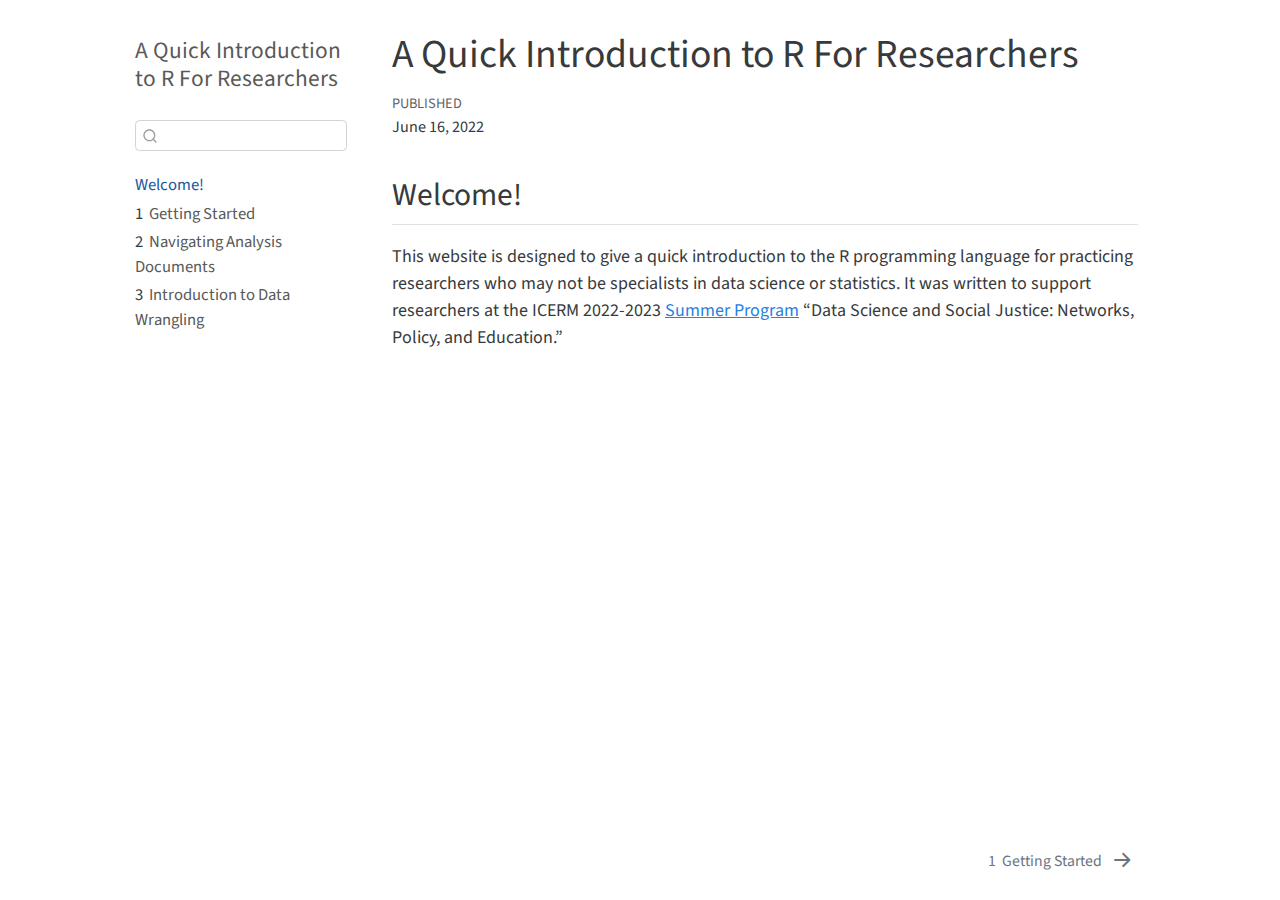
<file: docs/index.html>
<!DOCTYPE html>
<html xmlns="http://www.w3.org/1999/xhtml" lang="en" xml:lang="en"><head>

<meta charset="utf-8">
<meta name="generator" content="quarto-0.9.583">

<meta name="viewport" content="width=device-width, initial-scale=1.0, user-scalable=yes">

<meta name="dcterms.date" content="2022-06-16">

<title>A Quick Introduction to R For Researchers</title>
<style>
code{white-space: pre-wrap;}
span.smallcaps{font-variant: small-caps;}
span.underline{text-decoration: underline;}
div.column{display: inline-block; vertical-align: top; width: 50%;}
div.hanging-indent{margin-left: 1.5em; text-indent: -1.5em;}
ul.task-list{list-style: none;}
</style>


<script src="site_libs/quarto-nav/quarto-nav.js"></script>
<script src="site_libs/quarto-nav/headroom.min.js"></script>
<script src="site_libs/clipboard/clipboard.min.js"></script>
<script src="site_libs/quarto-search/autocomplete.umd.js"></script>
<script src="site_libs/quarto-search/fuse.min.js"></script>
<script src="site_libs/quarto-search/quarto-search.js"></script>
<meta name="quarto:offset" content="./">
<link href="./1_installation.html" rel="next">
<script src="site_libs/quarto-html/quarto.js"></script>
<script src="site_libs/quarto-html/popper.min.js"></script>
<script src="site_libs/quarto-html/tippy.umd.min.js"></script>
<script src="site_libs/quarto-html/anchor.min.js"></script>
<link href="site_libs/quarto-html/tippy.css" rel="stylesheet">
<link href="site_libs/quarto-html/quarto-syntax-highlighting.css" rel="stylesheet" id="quarto-text-highlighting-styles">
<script src="site_libs/bootstrap/bootstrap.min.js"></script>
<link href="site_libs/bootstrap/bootstrap-icons.css" rel="stylesheet">
<link href="site_libs/bootstrap/bootstrap.min.css" rel="stylesheet">
<script id="quarto-search-options" type="application/json">{
  "location": "sidebar",
  "copy-button": false,
  "collapse-after": 3,
  "panel-placement": "start",
  "type": "textbox",
  "limit": 20,
  "language": {
    "search-no-results-text": "No results",
    "search-matching-documents-text": "matching documents",
    "search-copy-link-title": "Copy link to search",
    "search-hide-matches-text": "Hide additional matches",
    "search-more-match-text": "more match in this document",
    "search-more-matches-text": "more matches in this document",
    "search-clear-button-title": "Clear",
    "search-detached-cancel-button-title": "Cancel",
    "search-submit-button-title": "Submit"
  }
}</script>


</head>

<body class="nav-sidebar floating fullcontent">

<div id="quarto-search-results"></div>
  <header id="quarto-header" class="headroom fixed-top">
  <nav class="quarto-secondary-nav" data-bs-toggle="collapse" data-bs-target="#quarto-sidebar" aria-controls="quarto-sidebar" aria-expanded="false" aria-label="Toggle sidebar navigation" onclick="if (window.quartoToggleHeadroom) { window.quartoToggleHeadroom(); }">
    <div class="container-fluid d-flex justify-content-between">
      <h1 class="quarto-secondary-nav-title">A Quick Introduction to R For Researchers</h1>
      <button type="button" class="quarto-btn-toggle btn" aria-label="Show secondary navigation">
        <i class="bi bi-chevron-right"></i>
      </button>
    </div>
  </nav>
</header>
<!-- content -->
<div id="quarto-content" class="quarto-container page-columns page-rows-contents page-layout-article">
<!-- sidebar -->
  <nav id="quarto-sidebar" class="sidebar collapse sidebar-navigation floating overflow-auto">
    <div class="pt-lg-2 mt-2 text-left sidebar-header">
    <div class="sidebar-title mb-0 py-0">
      <a href="./">A Quick Introduction to R For Researchers</a> 
    </div>
      </div>
      <div class="mt-2 flex-shrink-0 align-items-center">
        <div class="sidebar-search">
        <div id="quarto-search" class="" title="Search"></div>
        </div>
      </div>
    <div class="sidebar-menu-container"> 
    <ul class="list-unstyled mt-1">
        <li class="sidebar-item">
  <div class="sidebar-item-container"> 
  <a href="./index.html" class="sidebar-item-text sidebar-link active">Welcome!</a>
  </div>
</li>
        <li class="sidebar-item">
  <div class="sidebar-item-container"> 
  <a href="./1_installation.html" class="sidebar-item-text sidebar-link"><span class="chapter-number">1</span>&nbsp; <span class="chapter-title">Getting Started</span></a>
  </div>
</li>
        <li class="sidebar-item">
  <div class="sidebar-item-container"> 
  <a href="./2_navigating.html" class="sidebar-item-text sidebar-link"><span class="chapter-number">2</span>&nbsp; <span class="chapter-title">Navigating Analysis Documents</span></a>
  </div>
</li>
        <li class="sidebar-item">
  <div class="sidebar-item-container"> 
  <a href="./3_wrangling.html" class="sidebar-item-text sidebar-link"><span class="chapter-number">3</span>&nbsp; <span class="chapter-title">Introduction to Data Wrangling</span></a>
  </div>
</li>
    </ul>
    </div>
</nav>
<!-- margin-sidebar -->
    
<!-- main -->
<main class="content" id="quarto-document-content">

<header id="title-block-header" class="quarto-title-block default">
<div class="quarto-title">
<h1 class="title d-none d-lg-block">A Quick Introduction to R For Researchers</h1>
</div>



<div class="quarto-title-meta">

    
    <div>
    <div class="quarto-title-meta-heading">Published</div>
    <div class="quarto-title-meta-contents">
      <p class="date">June 16, 2022</p>
    </div>
  </div>
    
  </div>
  

</header>

<section id="welcome" class="level2 unnumbered unlisted">
<h2 class="unnumbered unlisted anchored" data-anchor-id="welcome">Welcome!</h2>
<p>This website is designed to give a quick introduction to the R programming language for practicing researchers who may not be specialists in data science or statistics. It was written to support researchers at the ICERM 2022-2023 <a href="https://icerm.brown.edu/programs/ep-22-dssj/">Summer Program</a> “Data Science and Social Justice: Networks, Policy, and Education.”</p>


</section>

</main> <!-- /main -->
<script id="quarto-html-after-body" type="application/javascript">
window.document.addEventListener("DOMContentLoaded", function (event) {
  const icon = "";
  const anchorJS = new window.AnchorJS();
  anchorJS.options = {
    placement: 'right',
    icon: icon
  };
  anchorJS.add('.anchored');
  const clipboard = new window.ClipboardJS('.code-copy-button', {
    target: function(trigger) {
      return trigger.previousElementSibling;
    }
  });
  clipboard.on('success', function(e) {
    // button target
    const button = e.trigger;
    // don't keep focus
    button.blur();
    // flash "checked"
    button.classList.add('code-copy-button-checked');
    var currentTitle = button.getAttribute("title");
    button.setAttribute("title", "Copied!");
    setTimeout(function() {
      button.setAttribute("title", currentTitle);
      button.classList.remove('code-copy-button-checked');
    }, 1000);
    // clear code selection
    e.clearSelection();
  });
  function tippyHover(el, contentFn) {
    const config = {
      allowHTML: true,
      content: contentFn,
      maxWidth: 500,
      delay: 100,
      arrow: false,
      appendTo: function(el) {
          return el.parentElement;
      },
      interactive: true,
      interactiveBorder: 10,
      theme: 'quarto',
      placement: 'bottom-start'
    };
    window.tippy(el, config); 
  }
  const noterefs = window.document.querySelectorAll('a[role="doc-noteref"]');
  for (var i=0; i<noterefs.length; i++) {
    const ref = noterefs[i];
    tippyHover(ref, function() {
      let href = ref.getAttribute('href');
      try { href = new URL(href).hash; } catch {}
      const id = href.replace(/^#\/?/, "");
      const note = window.document.getElementById(id);
      return note.innerHTML;
    });
  }
  var bibliorefs = window.document.querySelectorAll('a[role="doc-biblioref"]');
  for (var i=0; i<bibliorefs.length; i++) {
    const ref = bibliorefs[i];
    const cites = ref.parentNode.getAttribute('data-cites').split(' ');
    tippyHover(ref, function() {
      var popup = window.document.createElement('div');
      cites.forEach(function(cite) {
        var citeDiv = window.document.createElement('div');
        citeDiv.classList.add('hanging-indent');
        citeDiv.classList.add('csl-entry');
        var biblioDiv = window.document.getElementById('ref-' + cite);
        if (biblioDiv) {
          citeDiv.innerHTML = biblioDiv.innerHTML;
        }
        popup.appendChild(citeDiv);
      });
      return popup.innerHTML;
    });
  }
});
</script>
<nav class="page-navigation">
  <div class="nav-page nav-page-previous">
  </div>
  <div class="nav-page nav-page-next">
      <a href="./1_installation.html" class="pagination-link">
        <span class="nav-page-text"><span class="chapter-number">1</span>&nbsp; <span class="chapter-title">Getting Started</span></span> <i class="bi bi-arrow-right-short"></i>
      </a>
  </div>
</nav>
</div> <!-- /content -->



</body></html>
</file>
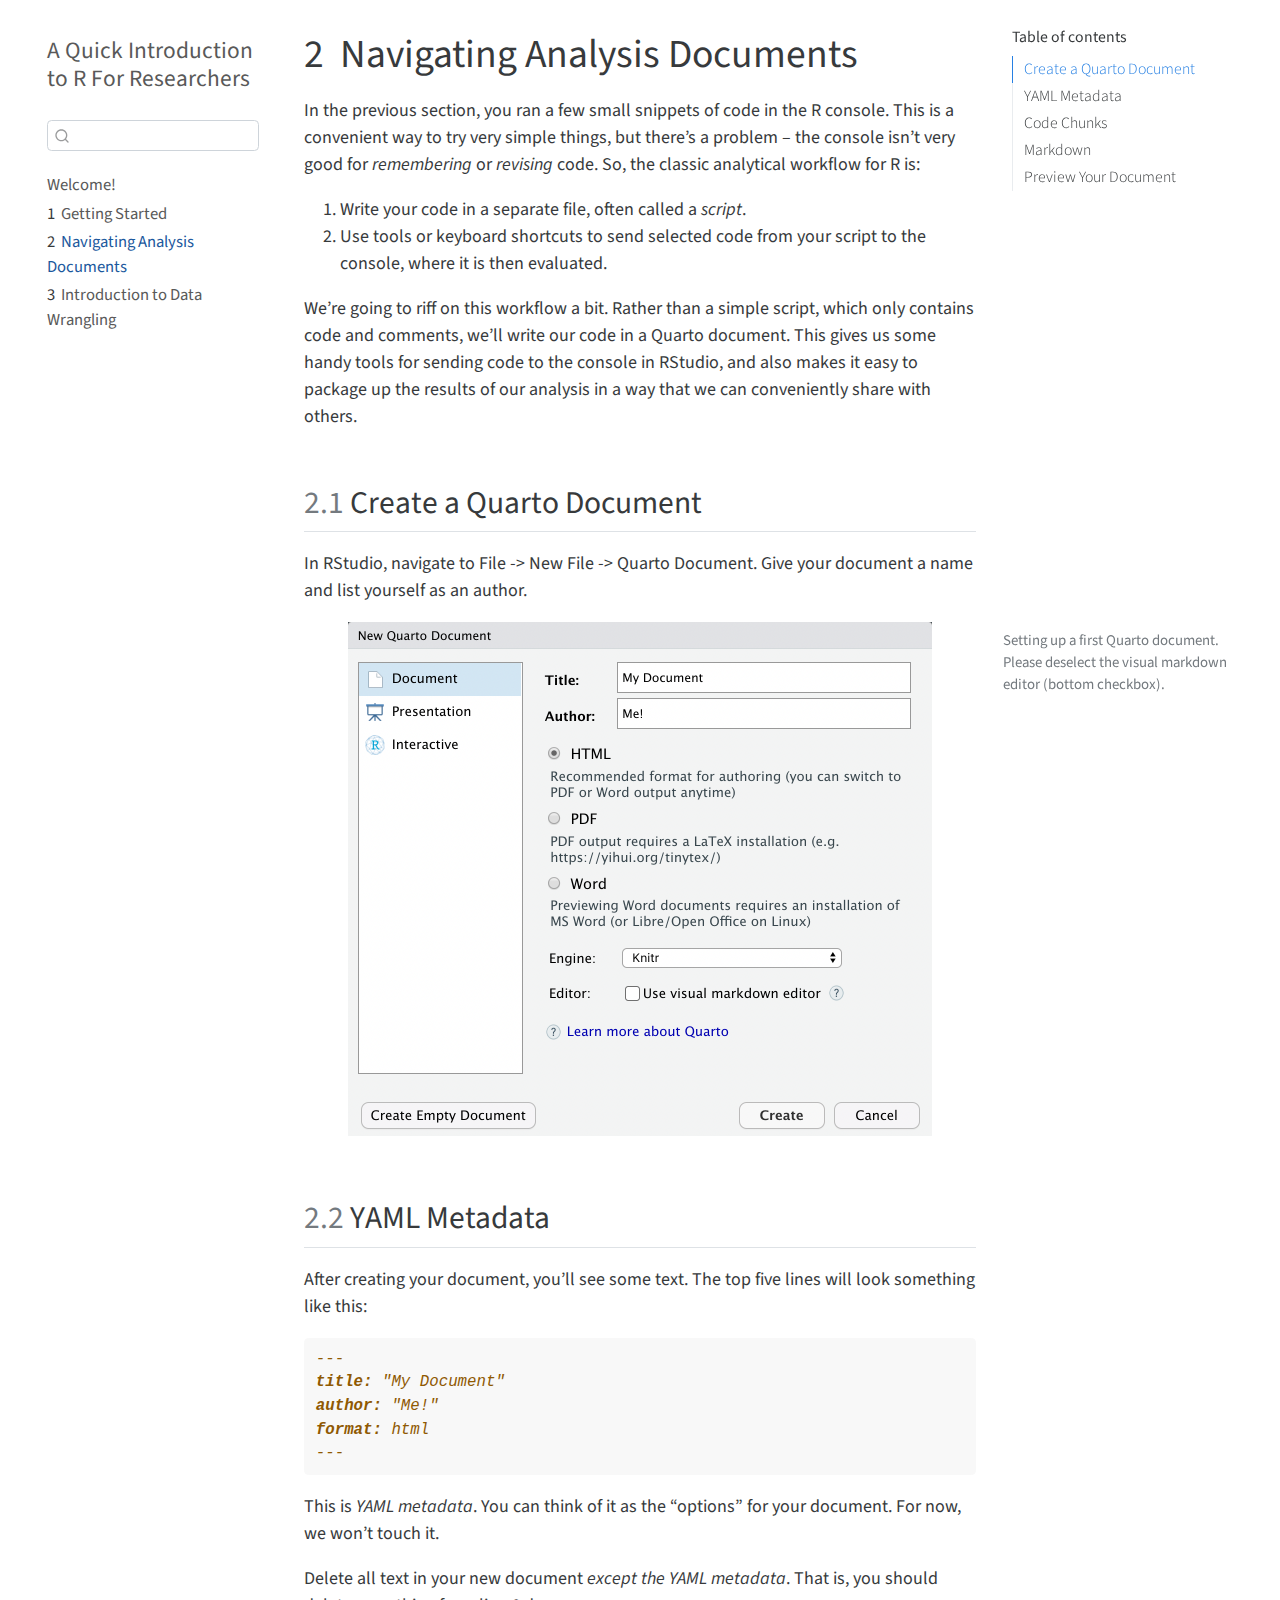
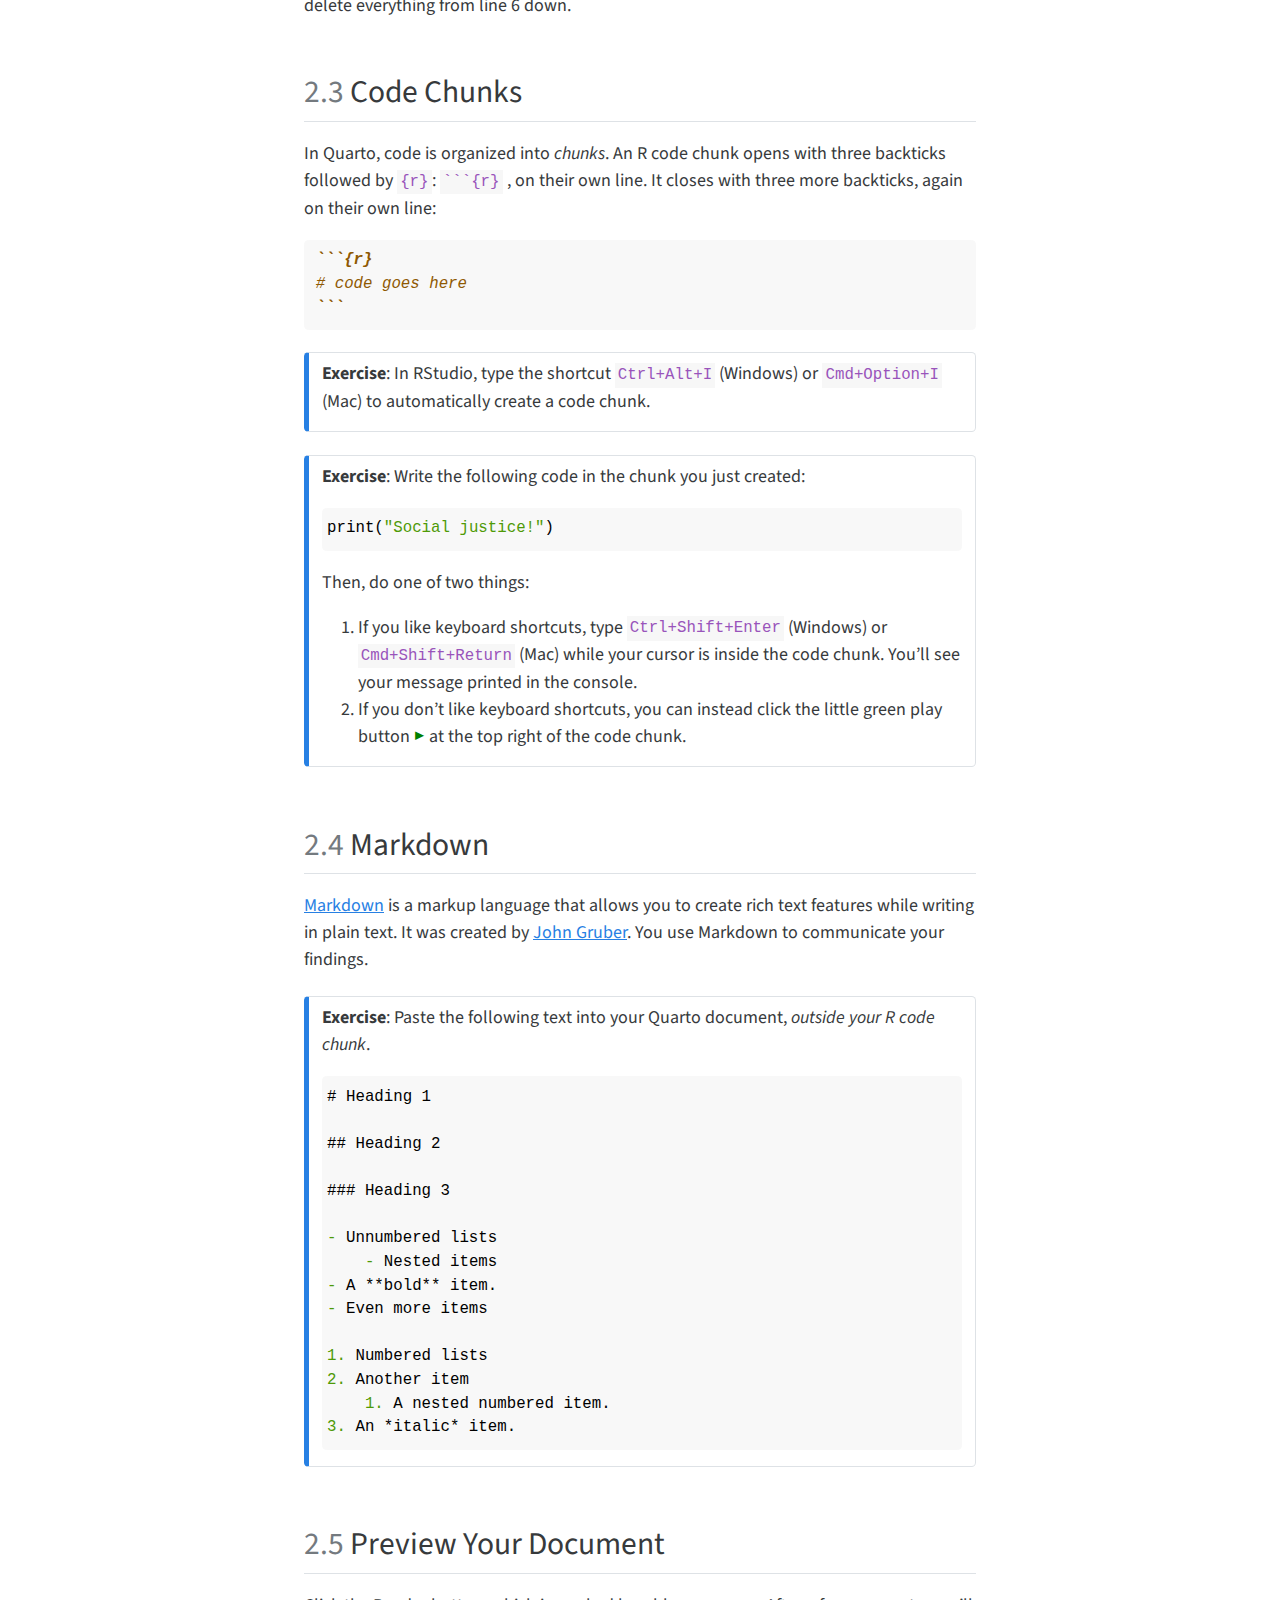
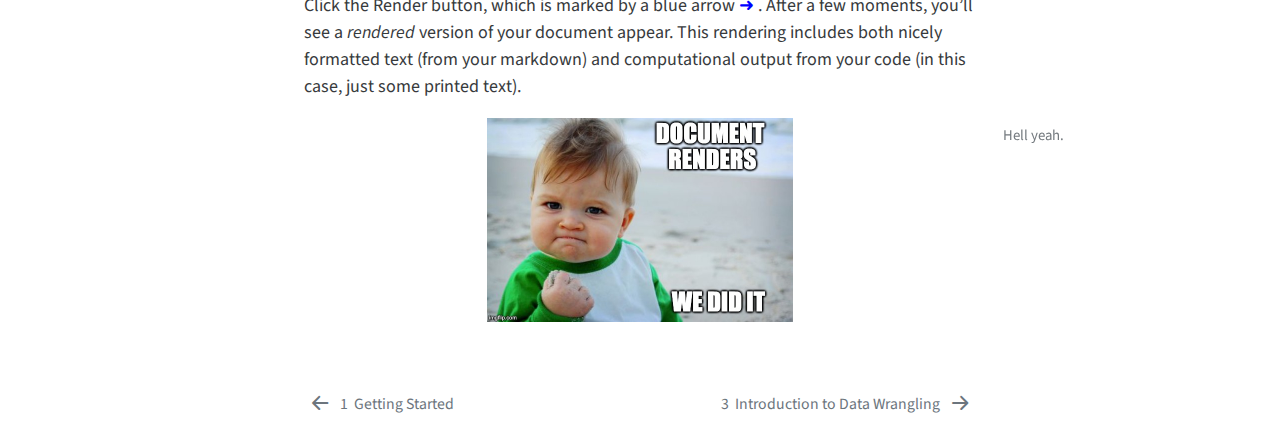
<file: docs/2_navigating.html>
<!DOCTYPE html>
<html xmlns="http://www.w3.org/1999/xhtml" lang="en" xml:lang="en"><head>

<meta charset="utf-8">
<meta name="generator" content="quarto-0.9.583">

<meta name="viewport" content="width=device-width, initial-scale=1.0, user-scalable=yes">


<title>A Quick Introduction to R For Researchers - 2&nbsp; Navigating Analysis Documents</title>
<style>
code{white-space: pre-wrap;}
span.smallcaps{font-variant: small-caps;}
span.underline{text-decoration: underline;}
div.column{display: inline-block; vertical-align: top; width: 50%;}
div.hanging-indent{margin-left: 1.5em; text-indent: -1.5em;}
ul.task-list{list-style: none;}
pre > code.sourceCode { white-space: pre; position: relative; }
pre > code.sourceCode > span { display: inline-block; line-height: 1.25; }
pre > code.sourceCode > span:empty { height: 1.2em; }
.sourceCode { overflow: visible; }
code.sourceCode > span { color: inherit; text-decoration: inherit; }
div.sourceCode { margin: 1em 0; }
pre.sourceCode { margin: 0; }
@media screen {
div.sourceCode { overflow: auto; }
}
@media print {
pre > code.sourceCode { white-space: pre-wrap; }
pre > code.sourceCode > span { text-indent: -5em; padding-left: 5em; }
}
pre.numberSource code
  { counter-reset: source-line 0; }
pre.numberSource code > span
  { position: relative; left: -4em; counter-increment: source-line; }
pre.numberSource code > span > a:first-child::before
  { content: counter(source-line);
    position: relative; left: -1em; text-align: right; vertical-align: baseline;
    border: none; display: inline-block;
    -webkit-touch-callout: none; -webkit-user-select: none;
    -khtml-user-select: none; -moz-user-select: none;
    -ms-user-select: none; user-select: none;
    padding: 0 4px; width: 4em;
    color: #aaaaaa;
  }
pre.numberSource { margin-left: 3em; border-left: 1px solid #aaaaaa;  padding-left: 4px; }
div.sourceCode
  {   }
@media screen {
pre > code.sourceCode > span > a:first-child::before { text-decoration: underline; }
}
code span.al { color: #ff0000; font-weight: bold; } /* Alert */
code span.an { color: #60a0b0; font-weight: bold; font-style: italic; } /* Annotation */
code span.at { color: #7d9029; } /* Attribute */
code span.bn { color: #40a070; } /* BaseN */
code span.bu { } /* BuiltIn */
code span.cf { color: #007020; font-weight: bold; } /* ControlFlow */
code span.ch { color: #4070a0; } /* Char */
code span.cn { color: #880000; } /* Constant */
code span.co { color: #60a0b0; font-style: italic; } /* Comment */
code span.cv { color: #60a0b0; font-weight: bold; font-style: italic; } /* CommentVar */
code span.do { color: #ba2121; font-style: italic; } /* Documentation */
code span.dt { color: #902000; } /* DataType */
code span.dv { color: #40a070; } /* DecVal */
code span.er { color: #ff0000; font-weight: bold; } /* Error */
code span.ex { } /* Extension */
code span.fl { color: #40a070; } /* Float */
code span.fu { color: #06287e; } /* Function */
code span.im { } /* Import */
code span.in { color: #60a0b0; font-weight: bold; font-style: italic; } /* Information */
code span.kw { color: #007020; font-weight: bold; } /* Keyword */
code span.op { color: #666666; } /* Operator */
code span.ot { color: #007020; } /* Other */
code span.pp { color: #bc7a00; } /* Preprocessor */
code span.sc { color: #4070a0; } /* SpecialChar */
code span.ss { color: #bb6688; } /* SpecialString */
code span.st { color: #4070a0; } /* String */
code span.va { color: #19177c; } /* Variable */
code span.vs { color: #4070a0; } /* VerbatimString */
code span.wa { color: #60a0b0; font-weight: bold; font-style: italic; } /* Warning */
</style>


<script src="site_libs/quarto-nav/quarto-nav.js"></script>
<script src="site_libs/quarto-nav/headroom.min.js"></script>
<script src="site_libs/clipboard/clipboard.min.js"></script>
<script src="site_libs/quarto-search/autocomplete.umd.js"></script>
<script src="site_libs/quarto-search/fuse.min.js"></script>
<script src="site_libs/quarto-search/quarto-search.js"></script>
<meta name="quarto:offset" content="./">
<link href="./3_wrangling.html" rel="next">
<link href="./1_installation.html" rel="prev">
<script src="site_libs/quarto-html/quarto.js"></script>
<script src="site_libs/quarto-html/popper.min.js"></script>
<script src="site_libs/quarto-html/tippy.umd.min.js"></script>
<script src="site_libs/quarto-html/anchor.min.js"></script>
<link href="site_libs/quarto-html/tippy.css" rel="stylesheet">
<link href="site_libs/quarto-html/quarto-syntax-highlighting.css" rel="stylesheet" id="quarto-text-highlighting-styles">
<script src="site_libs/bootstrap/bootstrap.min.js"></script>
<link href="site_libs/bootstrap/bootstrap-icons.css" rel="stylesheet">
<link href="site_libs/bootstrap/bootstrap.min.css" rel="stylesheet">
<script id="quarto-search-options" type="application/json">{
  "location": "sidebar",
  "copy-button": false,
  "collapse-after": 3,
  "panel-placement": "start",
  "type": "textbox",
  "limit": 20,
  "language": {
    "search-no-results-text": "No results",
    "search-matching-documents-text": "matching documents",
    "search-copy-link-title": "Copy link to search",
    "search-hide-matches-text": "Hide additional matches",
    "search-more-match-text": "more match in this document",
    "search-more-matches-text": "more matches in this document",
    "search-clear-button-title": "Clear",
    "search-detached-cancel-button-title": "Cancel",
    "search-submit-button-title": "Submit"
  }
}</script>


</head>

<body class="nav-sidebar floating slimcontent">

<div id="quarto-search-results"></div>
  <header id="quarto-header" class="headroom fixed-top">
  <nav class="quarto-secondary-nav" data-bs-toggle="collapse" data-bs-target="#quarto-sidebar" aria-controls="quarto-sidebar" aria-expanded="false" aria-label="Toggle sidebar navigation" onclick="if (window.quartoToggleHeadroom) { window.quartoToggleHeadroom(); }">
    <div class="container-fluid d-flex justify-content-between">
      <h1 class="quarto-secondary-nav-title"><span class="chapter-number">2</span>&nbsp; <span class="chapter-title">Navigating Analysis Documents</span></h1>
      <button type="button" class="quarto-btn-toggle btn" aria-label="Show secondary navigation">
        <i class="bi bi-chevron-right"></i>
      </button>
    </div>
  </nav>
</header>
<!-- content -->
<div id="quarto-content" class="quarto-container page-columns page-rows-contents page-layout-article">
<!-- sidebar -->
  <nav id="quarto-sidebar" class="sidebar collapse sidebar-navigation floating overflow-auto">
    <div class="pt-lg-2 mt-2 text-left sidebar-header">
    <div class="sidebar-title mb-0 py-0">
      <a href="./">A Quick Introduction to R For Researchers</a> 
    </div>
      </div>
      <div class="mt-2 flex-shrink-0 align-items-center">
        <div class="sidebar-search">
        <div id="quarto-search" class="" title="Search"></div>
        </div>
      </div>
    <div class="sidebar-menu-container"> 
    <ul class="list-unstyled mt-1">
        <li class="sidebar-item">
  <div class="sidebar-item-container"> 
  <a href="./index.html" class="sidebar-item-text sidebar-link">Welcome!</a>
  </div>
</li>
        <li class="sidebar-item">
  <div class="sidebar-item-container"> 
  <a href="./1_installation.html" class="sidebar-item-text sidebar-link"><span class="chapter-number">1</span>&nbsp; <span class="chapter-title">Getting Started</span></a>
  </div>
</li>
        <li class="sidebar-item">
  <div class="sidebar-item-container"> 
  <a href="./2_navigating.html" class="sidebar-item-text sidebar-link active"><span class="chapter-number">2</span>&nbsp; <span class="chapter-title">Navigating Analysis Documents</span></a>
  </div>
</li>
        <li class="sidebar-item">
  <div class="sidebar-item-container"> 
  <a href="./3_wrangling.html" class="sidebar-item-text sidebar-link"><span class="chapter-number">3</span>&nbsp; <span class="chapter-title">Introduction to Data Wrangling</span></a>
  </div>
</li>
    </ul>
    </div>
</nav>
<!-- margin-sidebar -->
    <div id="quarto-margin-sidebar" class="sidebar margin-sidebar">
        <nav id="TOC" role="doc-toc">
    <h2 id="toc-title">Table of contents</h2>
   
  <ul>
  <li><a href="#create-a-quarto-document" id="toc-create-a-quarto-document" class="nav-link active" data-scroll-target="#create-a-quarto-document"> <span class="header-section-number">2.1</span> Create a Quarto Document</a></li>
  <li><a href="#yaml-metadata" id="toc-yaml-metadata" class="nav-link" data-scroll-target="#yaml-metadata"> <span class="header-section-number">2.2</span> YAML Metadata</a></li>
  <li><a href="#code-chunks" id="toc-code-chunks" class="nav-link" data-scroll-target="#code-chunks"> <span class="header-section-number">2.3</span> Code Chunks</a></li>
  <li><a href="#markdown" id="toc-markdown" class="nav-link" data-scroll-target="#markdown"> <span class="header-section-number">2.4</span> Markdown</a></li>
  <li><a href="#preview-your-document" id="toc-preview-your-document" class="nav-link" data-scroll-target="#preview-your-document"> <span class="header-section-number">2.5</span> Preview Your Document</a></li>
  </ul>
</nav>
    </div>
<!-- main -->
<main class="content page-columns page-full" id="quarto-document-content">

<header id="title-block-header" class="quarto-title-block default">
<div class="quarto-title">
<h1 class="title d-none d-lg-block"><span class="chapter-number">2</span>&nbsp; <span class="chapter-title">Navigating Analysis Documents</span></h1>
</div>



<div class="quarto-title-meta">

    
    
  </div>
  

</header>

<p>In the previous section, you ran a few small snippets of code in the R console. This is a convenient way to try very simple things, but there’s a problem – the console isn’t very good for <em>remembering</em> or <em>revising</em> code. So, the classic analytical workflow for R is:</p>
<ol type="1">
<li>Write your code in a separate file, often called a <em>script</em>.</li>
<li>Use tools or keyboard shortcuts to send selected code from your script to the console, where it is then evaluated.</li>
</ol>
<p>We’re going to riff on this workflow a bit. Rather than a simple script, which only contains code and comments, we’ll write our code in a Quarto document. This gives us some handy tools for sending code to the console in RStudio, and also makes it easy to package up the results of our analysis in a way that we can conveniently share with others.</p>
<section id="create-a-quarto-document" class="level2 page-columns page-full" data-number="2.1">
<h2 data-number="2.1" class="anchored" data-anchor-id="create-a-quarto-document"><span class="header-section-number">2.1</span> Create a Quarto Document</h2>
<p>In RStudio, navigate to File -&gt; New File -&gt; Quarto Document. Give your document a name and list yourself as an author.</p>
<div class="cell page-columns page-full">
<div class="cell-output-display page-columns page-full">
<div class="quarto-figure quarto-figure-center page-columns page-full">
<figure class="figure page-columns page-full">
<p><img src="assets/img/create-doc.png" class="img-fluid figure-img" width="584"></p>
<p></p><figcaption aria-hidden="true" class="figure-caption margin-caption">Setting up a first Quarto document. Please deselect the visual markdown editor (bottom checkbox).</figcaption><p></p>
</figure>
</div>
</div>
</div>
</section>
<section id="yaml-metadata" class="level2" data-number="2.2">
<h2 data-number="2.2" class="anchored" data-anchor-id="yaml-metadata"><span class="header-section-number">2.2</span> YAML Metadata</h2>
<p>After creating your document, you’ll see some text. The top five lines will look something like this:</p>
<div class="sourceCode" id="cb1"><pre class="sourceCode markdown code-with-copy"><code class="sourceCode markdown"><span id="cb1-1"><a href="#cb1-1" aria-hidden="true" tabindex="-1"></a><span class="co">---</span></span>
<span id="cb1-2"><a href="#cb1-2" aria-hidden="true" tabindex="-1"></a><span class="an">title:</span><span class="co"> "My Document"</span></span>
<span id="cb1-3"><a href="#cb1-3" aria-hidden="true" tabindex="-1"></a><span class="an">author:</span><span class="co"> "Me!"</span></span>
<span id="cb1-4"><a href="#cb1-4" aria-hidden="true" tabindex="-1"></a><span class="an">format:</span><span class="co"> html</span></span>
<span id="cb1-5"><a href="#cb1-5" aria-hidden="true" tabindex="-1"></a><span class="co">---</span></span></code><button title="Copy to Clipboard" class="code-copy-button"><i class="bi"></i></button></pre></div>
<p>This is <em>YAML metadata</em>. You can think of it as the “options” for your document. For now, we won’t touch it.</p>
<p>Delete all text in your new document <em>except the YAML metadata</em>. That is, you should delete everything from line 6 down.</p>
</section>
<section id="code-chunks" class="level2" data-number="2.3">
<h2 data-number="2.3" class="anchored" data-anchor-id="code-chunks"><span class="header-section-number">2.3</span> Code Chunks</h2>
<p>In Quarto, code is organized into <em>chunks</em>. An R code chunk opens with three backticks followed by <code>{r}</code>: <code>```{r}</code> , on their own line. It closes with three more backticks, again on their own line:</p>
<div class="sourceCode" id="cb2"><pre class="sourceCode markdown code-with-copy"><code class="sourceCode markdown"><span id="cb2-1"><a href="#cb2-1" aria-hidden="true" tabindex="-1"></a><span class="in">```{r}</span></span>
<span id="cb2-2"><a href="#cb2-2" aria-hidden="true" tabindex="-1"></a><span class="co"># code goes here</span></span>
<span id="cb2-3"><a href="#cb2-3" aria-hidden="true" tabindex="-1"></a><span class="in">```</span></span></code><button title="Copy to Clipboard" class="code-copy-button"><i class="bi"></i></button></pre></div>
<div class="callout-note callout callout-style-simple no-icon">
<div class="callout-body d-flex">
<div class="callout-icon-container">
<i class="callout-icon no-icon"></i>
</div>
<div class="callout-body-container">
<p><strong>Exercise</strong>: In RStudio, type the shortcut <code>Ctrl+Alt+I</code> (Windows) or <code>Cmd+Option+I</code> (Mac) to automatically create a code chunk.</p>
</div>
</div>
</div>
<div class="callout-note callout callout-style-simple no-icon">
<div class="callout-body d-flex">
<div class="callout-icon-container">
<i class="callout-icon no-icon"></i>
</div>
<div class="callout-body-container">
<p><strong>Exercise</strong>: Write the following code in the chunk you just created:</p>
<div class="cell">
<div class="sourceCode cell-code" id="cb3"><pre class="sourceCode r code-with-copy"><code class="sourceCode r"><span id="cb3-1"><a href="#cb3-1" aria-hidden="true" tabindex="-1"></a><span class="fu">print</span>(<span class="st">"Social justice!"</span>)</span></code><button title="Copy to Clipboard" class="code-copy-button"><i class="bi"></i></button></pre></div>
</div>
<p>Then, do one of two things:</p>
<ol type="1">
<li>If you like keyboard shortcuts, type <code>Ctrl+Shift+Enter</code> (Windows) or <code>Cmd+Shift+Return</code> (Mac) while your cursor is inside the code chunk. You’ll see your message printed in the console.</li>
<li>If you don’t like keyboard shortcuts, you can instead click the little green play button <span style="color: green"> ▶ </span> at the top right of the code chunk.</li>
</ol>
</div>
</div>
</div>
</section>
<section id="markdown" class="level2" data-number="2.4">
<h2 data-number="2.4" class="anchored" data-anchor-id="markdown"><span class="header-section-number">2.4</span> Markdown</h2>
<p><a href="https://www.markdownguide.org/getting-started/">Markdown</a> is a markup language that allows you to create rich text features while writing in plain text. It was created by <a href="https://daringfireball.net/projects/markdown/">John Gruber</a>. You use Markdown to communicate your findings.</p>
<div class="callout-note callout callout-style-simple no-icon">
<div class="callout-body d-flex">
<div class="callout-icon-container">
<i class="callout-icon no-icon"></i>
</div>
<div class="callout-body-container">
<p><strong>Exercise</strong>: Paste the following text into your Quarto document, <em>outside your R code chunk</em>.</p>
<div class="sourceCode" id="cb4"><pre class="sourceCode markdown code-with-copy"><code class="sourceCode markdown"><span id="cb4-1"><a href="#cb4-1" aria-hidden="true" tabindex="-1"></a><span class="fu"># Heading 1</span></span>
<span id="cb4-2"><a href="#cb4-2" aria-hidden="true" tabindex="-1"></a></span>
<span id="cb4-3"><a href="#cb4-3" aria-hidden="true" tabindex="-1"></a><span class="fu">## Heading 2</span></span>
<span id="cb4-4"><a href="#cb4-4" aria-hidden="true" tabindex="-1"></a></span>
<span id="cb4-5"><a href="#cb4-5" aria-hidden="true" tabindex="-1"></a><span class="fu">### Heading 3</span></span>
<span id="cb4-6"><a href="#cb4-6" aria-hidden="true" tabindex="-1"></a></span>
<span id="cb4-7"><a href="#cb4-7" aria-hidden="true" tabindex="-1"></a><span class="ss">- </span>Unnumbered lists</span>
<span id="cb4-8"><a href="#cb4-8" aria-hidden="true" tabindex="-1"></a><span class="ss">    - </span>Nested items</span>
<span id="cb4-9"><a href="#cb4-9" aria-hidden="true" tabindex="-1"></a><span class="ss">- </span>A **bold** item. </span>
<span id="cb4-10"><a href="#cb4-10" aria-hidden="true" tabindex="-1"></a><span class="ss">- </span>Even more items</span>
<span id="cb4-11"><a href="#cb4-11" aria-hidden="true" tabindex="-1"></a></span>
<span id="cb4-12"><a href="#cb4-12" aria-hidden="true" tabindex="-1"></a><span class="ss">1. </span>Numbered lists</span>
<span id="cb4-13"><a href="#cb4-13" aria-hidden="true" tabindex="-1"></a><span class="ss">2. </span>Another item</span>
<span id="cb4-14"><a href="#cb4-14" aria-hidden="true" tabindex="-1"></a><span class="ss">    1. </span>A nested numbered item.</span>
<span id="cb4-15"><a href="#cb4-15" aria-hidden="true" tabindex="-1"></a><span class="ss">3. </span>An *italic* item. </span></code><button title="Copy to Clipboard" class="code-copy-button"><i class="bi"></i></button></pre></div>
</div>
</div>
</div>
</section>
<section id="preview-your-document" class="level2 page-columns page-full" data-number="2.5">
<h2 data-number="2.5" class="anchored" data-anchor-id="preview-your-document"><span class="header-section-number">2.5</span> Preview Your Document</h2>
<p>Click the Render button, which is marked by a blue arrow <span style="color: blue"> ➜ </span>. After a few moments, you’ll see a <em>rendered</em> version of your document appear. This rendering includes both nicely formatted text (from your markdown) and computational output from your code (in this case, just some printed text).</p>
<div class="cell page-columns page-full">
<div class="cell-output-display page-columns page-full">
<div class="quarto-figure quarto-figure-center page-columns page-full">
<figure class="figure page-columns page-full">
<p><img src="assets/img/document-renders.jpeg" class="img-fluid figure-img" width="306"></p>
<p></p><figcaption aria-hidden="true" class="figure-caption margin-caption">Hell yeah.</figcaption><p></p>
</figure>
</div>
</div>
</div>


</section>

</main> <!-- /main -->
<script id="quarto-html-after-body" type="application/javascript">
window.document.addEventListener("DOMContentLoaded", function (event) {
  const icon = "";
  const anchorJS = new window.AnchorJS();
  anchorJS.options = {
    placement: 'right',
    icon: icon
  };
  anchorJS.add('.anchored');
  const clipboard = new window.ClipboardJS('.code-copy-button', {
    target: function(trigger) {
      return trigger.previousElementSibling;
    }
  });
  clipboard.on('success', function(e) {
    // button target
    const button = e.trigger;
    // don't keep focus
    button.blur();
    // flash "checked"
    button.classList.add('code-copy-button-checked');
    var currentTitle = button.getAttribute("title");
    button.setAttribute("title", "Copied!");
    setTimeout(function() {
      button.setAttribute("title", currentTitle);
      button.classList.remove('code-copy-button-checked');
    }, 1000);
    // clear code selection
    e.clearSelection();
  });
  function tippyHover(el, contentFn) {
    const config = {
      allowHTML: true,
      content: contentFn,
      maxWidth: 500,
      delay: 100,
      arrow: false,
      appendTo: function(el) {
          return el.parentElement;
      },
      interactive: true,
      interactiveBorder: 10,
      theme: 'quarto',
      placement: 'bottom-start'
    };
    window.tippy(el, config); 
  }
  const noterefs = window.document.querySelectorAll('a[role="doc-noteref"]');
  for (var i=0; i<noterefs.length; i++) {
    const ref = noterefs[i];
    tippyHover(ref, function() {
      let href = ref.getAttribute('href');
      try { href = new URL(href).hash; } catch {}
      const id = href.replace(/^#\/?/, "");
      const note = window.document.getElementById(id);
      return note.innerHTML;
    });
  }
  var bibliorefs = window.document.querySelectorAll('a[role="doc-biblioref"]');
  for (var i=0; i<bibliorefs.length; i++) {
    const ref = bibliorefs[i];
    const cites = ref.parentNode.getAttribute('data-cites').split(' ');
    tippyHover(ref, function() {
      var popup = window.document.createElement('div');
      cites.forEach(function(cite) {
        var citeDiv = window.document.createElement('div');
        citeDiv.classList.add('hanging-indent');
        citeDiv.classList.add('csl-entry');
        var biblioDiv = window.document.getElementById('ref-' + cite);
        if (biblioDiv) {
          citeDiv.innerHTML = biblioDiv.innerHTML;
        }
        popup.appendChild(citeDiv);
      });
      return popup.innerHTML;
    });
  }
});
</script>
<nav class="page-navigation">
  <div class="nav-page nav-page-previous">
      <a href="./1_installation.html" class="pagination-link">
        <i class="bi bi-arrow-left-short"></i> <span class="nav-page-text"><span class="chapter-number">1</span>&nbsp; <span class="chapter-title">Getting Started</span></span>
      </a>          
  </div>
  <div class="nav-page nav-page-next">
      <a href="./3_wrangling.html" class="pagination-link">
        <span class="nav-page-text"><span class="chapter-number">3</span>&nbsp; <span class="chapter-title">Introduction to Data Wrangling</span></span> <i class="bi bi-arrow-right-short"></i>
      </a>
  </div>
</nav>
</div> <!-- /content -->



</body></html>
</file>
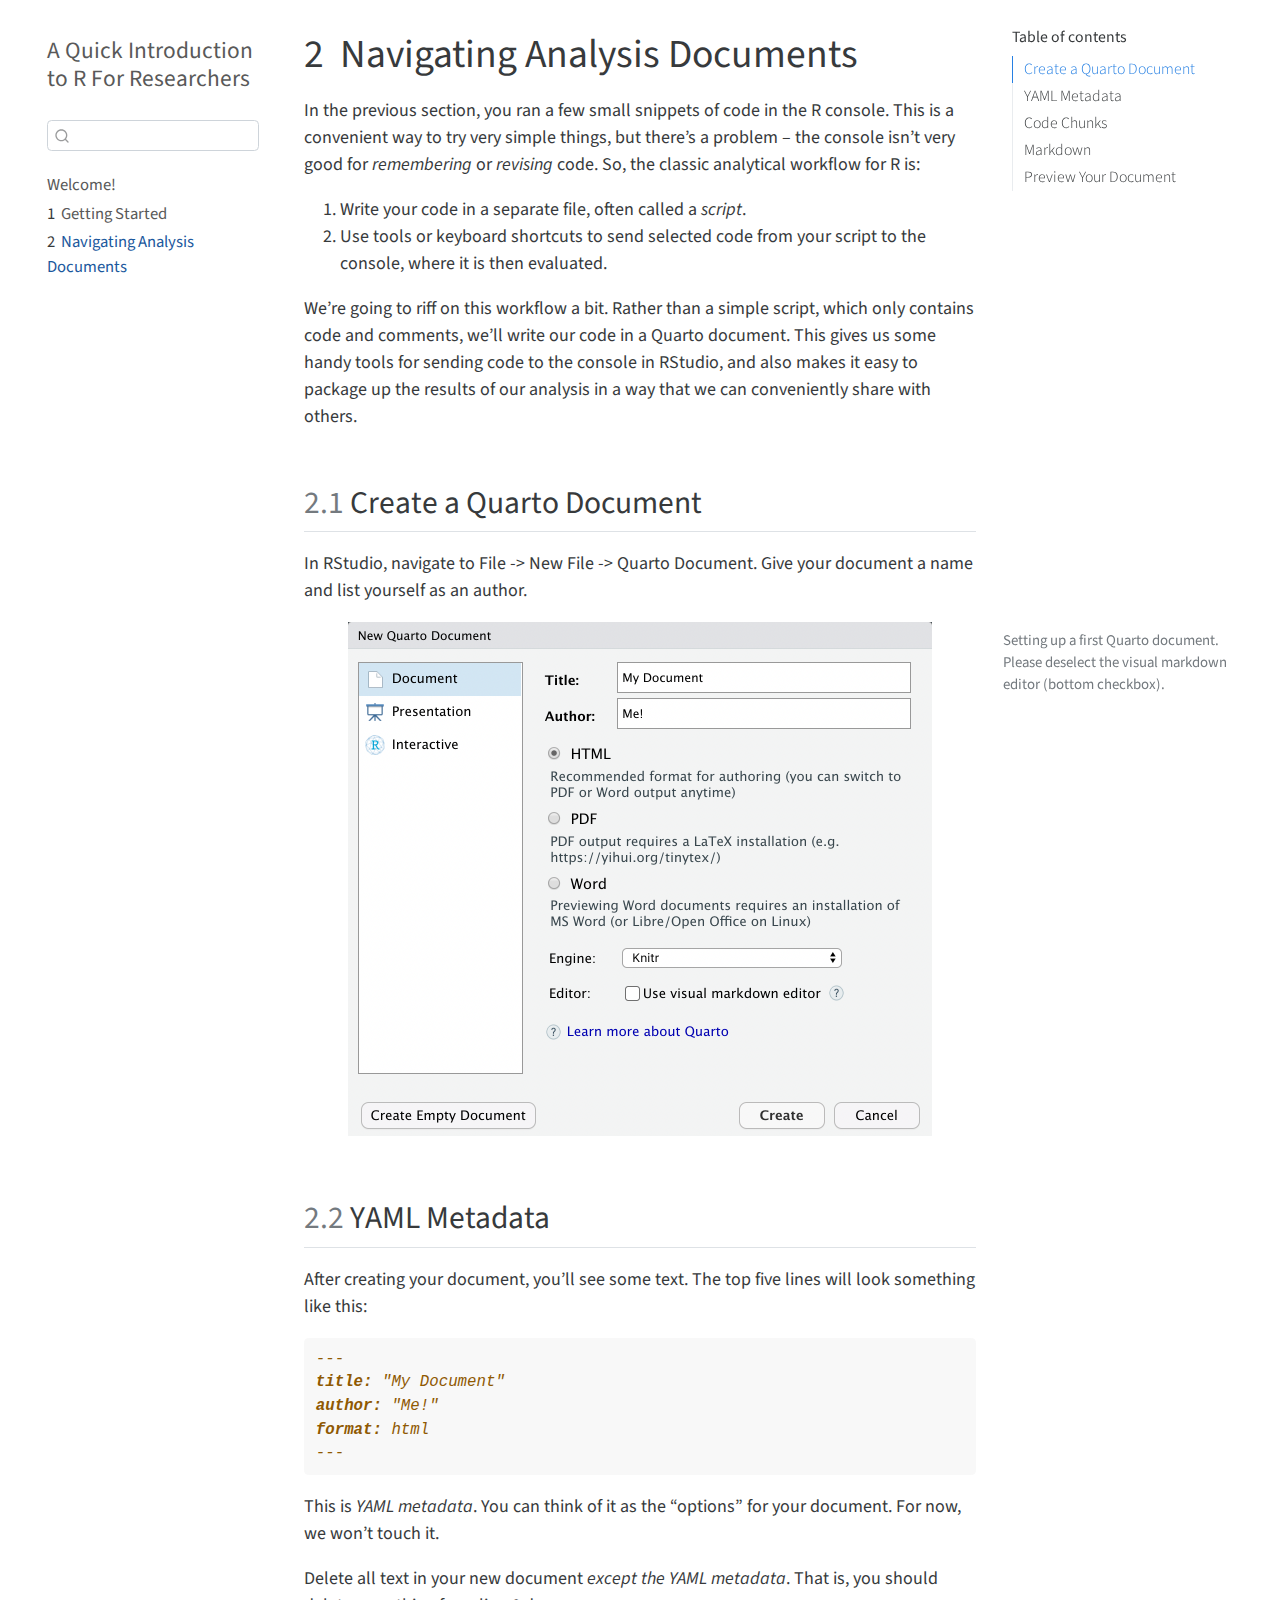
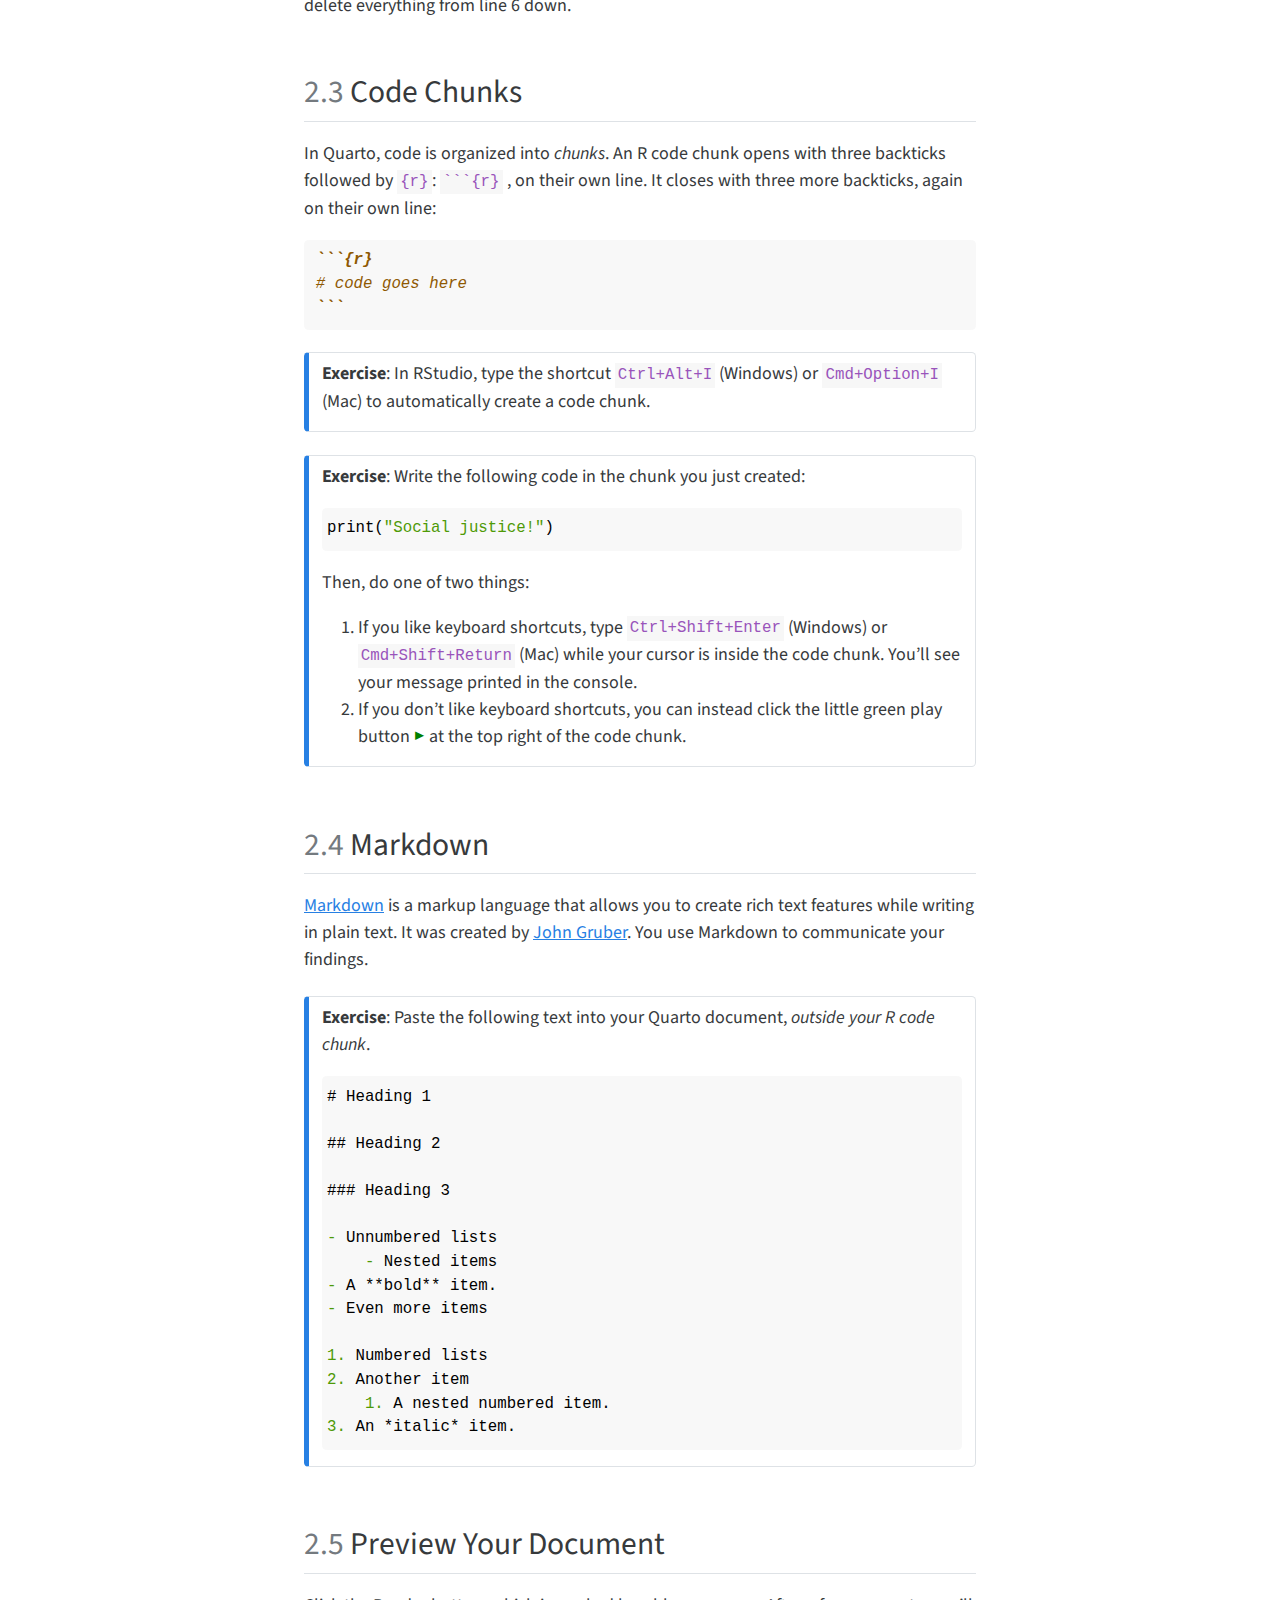
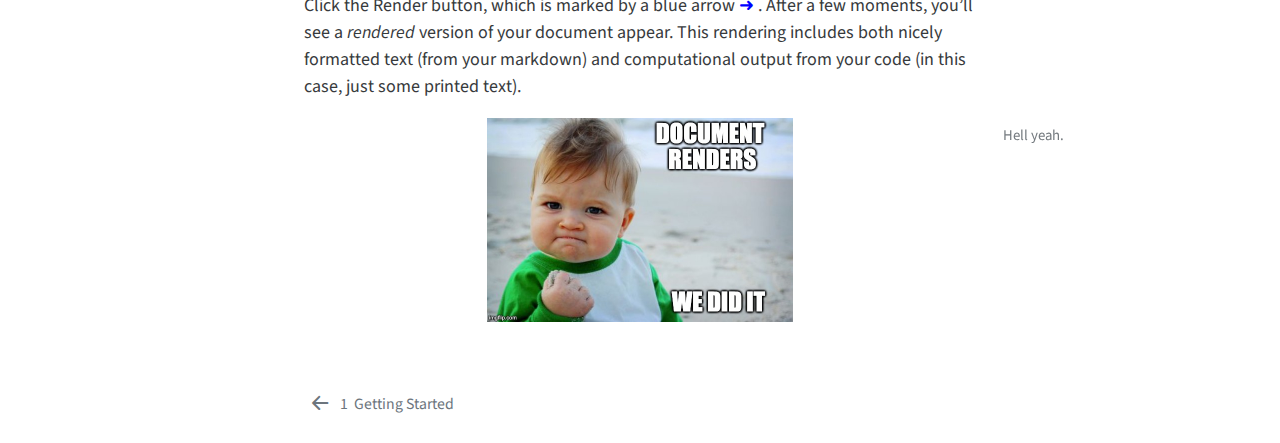
<file: docs/2_running_code.html>
<!DOCTYPE html>
<html xmlns="http://www.w3.org/1999/xhtml" lang="en" xml:lang="en"><head>

<meta charset="utf-8">
<meta name="generator" content="quarto-0.9.583">

<meta name="viewport" content="width=device-width, initial-scale=1.0, user-scalable=yes">


<title>A Quick Introduction to R For Researchers - 2&nbsp; Navigating Analysis Documents</title>
<style>
code{white-space: pre-wrap;}
span.smallcaps{font-variant: small-caps;}
span.underline{text-decoration: underline;}
div.column{display: inline-block; vertical-align: top; width: 50%;}
div.hanging-indent{margin-left: 1.5em; text-indent: -1.5em;}
ul.task-list{list-style: none;}
pre > code.sourceCode { white-space: pre; position: relative; }
pre > code.sourceCode > span { display: inline-block; line-height: 1.25; }
pre > code.sourceCode > span:empty { height: 1.2em; }
.sourceCode { overflow: visible; }
code.sourceCode > span { color: inherit; text-decoration: inherit; }
div.sourceCode { margin: 1em 0; }
pre.sourceCode { margin: 0; }
@media screen {
div.sourceCode { overflow: auto; }
}
@media print {
pre > code.sourceCode { white-space: pre-wrap; }
pre > code.sourceCode > span { text-indent: -5em; padding-left: 5em; }
}
pre.numberSource code
  { counter-reset: source-line 0; }
pre.numberSource code > span
  { position: relative; left: -4em; counter-increment: source-line; }
pre.numberSource code > span > a:first-child::before
  { content: counter(source-line);
    position: relative; left: -1em; text-align: right; vertical-align: baseline;
    border: none; display: inline-block;
    -webkit-touch-callout: none; -webkit-user-select: none;
    -khtml-user-select: none; -moz-user-select: none;
    -ms-user-select: none; user-select: none;
    padding: 0 4px; width: 4em;
    color: #aaaaaa;
  }
pre.numberSource { margin-left: 3em; border-left: 1px solid #aaaaaa;  padding-left: 4px; }
div.sourceCode
  {   }
@media screen {
pre > code.sourceCode > span > a:first-child::before { text-decoration: underline; }
}
code span.al { color: #ff0000; font-weight: bold; } /* Alert */
code span.an { color: #60a0b0; font-weight: bold; font-style: italic; } /* Annotation */
code span.at { color: #7d9029; } /* Attribute */
code span.bn { color: #40a070; } /* BaseN */
code span.bu { } /* BuiltIn */
code span.cf { color: #007020; font-weight: bold; } /* ControlFlow */
code span.ch { color: #4070a0; } /* Char */
code span.cn { color: #880000; } /* Constant */
code span.co { color: #60a0b0; font-style: italic; } /* Comment */
code span.cv { color: #60a0b0; font-weight: bold; font-style: italic; } /* CommentVar */
code span.do { color: #ba2121; font-style: italic; } /* Documentation */
code span.dt { color: #902000; } /* DataType */
code span.dv { color: #40a070; } /* DecVal */
code span.er { color: #ff0000; font-weight: bold; } /* Error */
code span.ex { } /* Extension */
code span.fl { color: #40a070; } /* Float */
code span.fu { color: #06287e; } /* Function */
code span.im { } /* Import */
code span.in { color: #60a0b0; font-weight: bold; font-style: italic; } /* Information */
code span.kw { color: #007020; font-weight: bold; } /* Keyword */
code span.op { color: #666666; } /* Operator */
code span.ot { color: #007020; } /* Other */
code span.pp { color: #bc7a00; } /* Preprocessor */
code span.sc { color: #4070a0; } /* SpecialChar */
code span.ss { color: #bb6688; } /* SpecialString */
code span.st { color: #4070a0; } /* String */
code span.va { color: #19177c; } /* Variable */
code span.vs { color: #4070a0; } /* VerbatimString */
code span.wa { color: #60a0b0; font-weight: bold; font-style: italic; } /* Warning */
</style>


<script src="site_libs/quarto-nav/quarto-nav.js"></script>
<script src="site_libs/quarto-nav/headroom.min.js"></script>
<script src="site_libs/clipboard/clipboard.min.js"></script>
<script src="site_libs/quarto-search/autocomplete.umd.js"></script>
<script src="site_libs/quarto-search/fuse.min.js"></script>
<script src="site_libs/quarto-search/quarto-search.js"></script>
<meta name="quarto:offset" content="./">
<link href="./1_installation.html" rel="prev">
<script src="site_libs/quarto-html/quarto.js"></script>
<script src="site_libs/quarto-html/popper.min.js"></script>
<script src="site_libs/quarto-html/tippy.umd.min.js"></script>
<script src="site_libs/quarto-html/anchor.min.js"></script>
<link href="site_libs/quarto-html/tippy.css" rel="stylesheet">
<link href="site_libs/quarto-html/quarto-syntax-highlighting.css" rel="stylesheet" id="quarto-text-highlighting-styles">
<script src="site_libs/bootstrap/bootstrap.min.js"></script>
<link href="site_libs/bootstrap/bootstrap-icons.css" rel="stylesheet">
<link href="site_libs/bootstrap/bootstrap.min.css" rel="stylesheet">
<script id="quarto-search-options" type="application/json">{
  "location": "sidebar",
  "copy-button": false,
  "collapse-after": 3,
  "panel-placement": "start",
  "type": "textbox",
  "limit": 20,
  "language": {
    "search-no-results-text": "No results",
    "search-matching-documents-text": "matching documents",
    "search-copy-link-title": "Copy link to search",
    "search-hide-matches-text": "Hide additional matches",
    "search-more-match-text": "more match in this document",
    "search-more-matches-text": "more matches in this document",
    "search-clear-button-title": "Clear",
    "search-detached-cancel-button-title": "Cancel",
    "search-submit-button-title": "Submit"
  }
}</script>


</head>

<body class="nav-sidebar floating slimcontent">

<div id="quarto-search-results"></div>
  <header id="quarto-header" class="headroom fixed-top">
  <nav class="quarto-secondary-nav" data-bs-toggle="collapse" data-bs-target="#quarto-sidebar" aria-controls="quarto-sidebar" aria-expanded="false" aria-label="Toggle sidebar navigation" onclick="if (window.quartoToggleHeadroom) { window.quartoToggleHeadroom(); }">
    <div class="container-fluid d-flex justify-content-between">
      <h1 class="quarto-secondary-nav-title"><span class="chapter-number">2</span>&nbsp; <span class="chapter-title">Navigating Analysis Documents</span></h1>
      <button type="button" class="quarto-btn-toggle btn" aria-label="Show secondary navigation">
        <i class="bi bi-chevron-right"></i>
      </button>
    </div>
  </nav>
</header>
<!-- content -->
<div id="quarto-content" class="quarto-container page-columns page-rows-contents page-layout-article">
<!-- sidebar -->
  <nav id="quarto-sidebar" class="sidebar collapse sidebar-navigation floating overflow-auto">
    <div class="pt-lg-2 mt-2 text-left sidebar-header">
    <div class="sidebar-title mb-0 py-0">
      <a href="./">A Quick Introduction to R For Researchers</a> 
    </div>
      </div>
      <div class="mt-2 flex-shrink-0 align-items-center">
        <div class="sidebar-search">
        <div id="quarto-search" class="" title="Search"></div>
        </div>
      </div>
    <div class="sidebar-menu-container"> 
    <ul class="list-unstyled mt-1">
        <li class="sidebar-item">
  <div class="sidebar-item-container"> 
  <a href="./index.html" class="sidebar-item-text sidebar-link">Welcome!</a>
  </div>
</li>
        <li class="sidebar-item">
  <div class="sidebar-item-container"> 
  <a href="./1_installation.html" class="sidebar-item-text sidebar-link"><span class="chapter-number">1</span>&nbsp; <span class="chapter-title">Getting Started</span></a>
  </div>
</li>
        <li class="sidebar-item">
  <div class="sidebar-item-container"> 
  <a href="./2_running_code.html" class="sidebar-item-text sidebar-link active"><span class="chapter-number">2</span>&nbsp; <span class="chapter-title">Navigating Analysis Documents</span></a>
  </div>
</li>
    </ul>
    </div>
</nav>
<!-- margin-sidebar -->
    <div id="quarto-margin-sidebar" class="sidebar margin-sidebar">
        <nav id="TOC" role="doc-toc">
    <h2 id="toc-title">Table of contents</h2>
   
  <ul>
  <li><a href="#create-a-quarto-document" id="toc-create-a-quarto-document" class="nav-link active" data-scroll-target="#create-a-quarto-document"> <span class="header-section-number">2.1</span> Create a Quarto Document</a></li>
  <li><a href="#yaml-metadata" id="toc-yaml-metadata" class="nav-link" data-scroll-target="#yaml-metadata"> <span class="header-section-number">2.2</span> YAML Metadata</a></li>
  <li><a href="#code-chunks" id="toc-code-chunks" class="nav-link" data-scroll-target="#code-chunks"> <span class="header-section-number">2.3</span> Code Chunks</a></li>
  <li><a href="#markdown" id="toc-markdown" class="nav-link" data-scroll-target="#markdown"> <span class="header-section-number">2.4</span> Markdown</a></li>
  <li><a href="#preview-your-document" id="toc-preview-your-document" class="nav-link" data-scroll-target="#preview-your-document"> <span class="header-section-number">2.5</span> Preview Your Document</a></li>
  </ul>
</nav>
    </div>
<!-- main -->
<main class="content page-columns page-full" id="quarto-document-content">

<header id="title-block-header" class="quarto-title-block default">
<div class="quarto-title">
<h1 class="title d-none d-lg-block"><span class="chapter-number">2</span>&nbsp; <span class="chapter-title">Navigating Analysis Documents</span></h1>
</div>



<div class="quarto-title-meta">

    
    
  </div>
  

</header>

<p>In the previous section, you ran a few small snippets of code in the R console. This is a convenient way to try very simple things, but there’s a problem – the console isn’t very good for <em>remembering</em> or <em>revising</em> code. So, the classic analytical workflow for R is:</p>
<ol type="1">
<li>Write your code in a separate file, often called a <em>script</em>.</li>
<li>Use tools or keyboard shortcuts to send selected code from your script to the console, where it is then evaluated.</li>
</ol>
<p>We’re going to riff on this workflow a bit. Rather than a simple script, which only contains code and comments, we’ll write our code in a Quarto document. This gives us some handy tools for sending code to the console in RStudio, and also makes it easy to package up the results of our analysis in a way that we can conveniently share with others.</p>
<section id="create-a-quarto-document" class="level2 page-columns page-full" data-number="2.1">
<h2 data-number="2.1" class="anchored" data-anchor-id="create-a-quarto-document"><span class="header-section-number">2.1</span> Create a Quarto Document</h2>
<p>In RStudio, navigate to File -&gt; New File -&gt; Quarto Document. Give your document a name and list yourself as an author.</p>
<div class="cell page-columns page-full">
<div class="cell-output-display page-columns page-full">
<div class="quarto-figure quarto-figure-center page-columns page-full">
<figure class="figure page-columns page-full">
<p><img src="assets/img/create-doc.png" class="img-fluid figure-img" width="584"></p>
<p></p><figcaption aria-hidden="true" class="figure-caption margin-caption">Setting up a first Quarto document. Please deselect the visual markdown editor (bottom checkbox).</figcaption><p></p>
</figure>
</div>
</div>
</div>
</section>
<section id="yaml-metadata" class="level2" data-number="2.2">
<h2 data-number="2.2" class="anchored" data-anchor-id="yaml-metadata"><span class="header-section-number">2.2</span> YAML Metadata</h2>
<p>After creating your document, you’ll see some text. The top five lines will look something like this:</p>
<div class="sourceCode" id="cb1"><pre class="sourceCode markdown code-with-copy"><code class="sourceCode markdown"><span id="cb1-1"><a href="#cb1-1" aria-hidden="true" tabindex="-1"></a><span class="co">---</span></span>
<span id="cb1-2"><a href="#cb1-2" aria-hidden="true" tabindex="-1"></a><span class="an">title:</span><span class="co"> "My Document"</span></span>
<span id="cb1-3"><a href="#cb1-3" aria-hidden="true" tabindex="-1"></a><span class="an">author:</span><span class="co"> "Me!"</span></span>
<span id="cb1-4"><a href="#cb1-4" aria-hidden="true" tabindex="-1"></a><span class="an">format:</span><span class="co"> html</span></span>
<span id="cb1-5"><a href="#cb1-5" aria-hidden="true" tabindex="-1"></a><span class="co">---</span></span></code><button title="Copy to Clipboard" class="code-copy-button"><i class="bi"></i></button></pre></div>
<p>This is <em>YAML metadata</em>. You can think of it as the “options” for your document. For now, we won’t touch it.</p>
<p>Delete all text in your new document <em>except the YAML metadata</em>. That is, you should delete everything from line 6 down.</p>
</section>
<section id="code-chunks" class="level2" data-number="2.3">
<h2 data-number="2.3" class="anchored" data-anchor-id="code-chunks"><span class="header-section-number">2.3</span> Code Chunks</h2>
<p>In Quarto, code is organized into <em>chunks</em>. An R code chunk opens with three backticks followed by <code>{r}</code>: <code>```{r}</code> , on their own line. It closes with three more backticks, again on their own line:</p>
<div class="sourceCode" id="cb2"><pre class="sourceCode markdown code-with-copy"><code class="sourceCode markdown"><span id="cb2-1"><a href="#cb2-1" aria-hidden="true" tabindex="-1"></a><span class="in">```{r}</span></span>
<span id="cb2-2"><a href="#cb2-2" aria-hidden="true" tabindex="-1"></a><span class="co"># code goes here</span></span>
<span id="cb2-3"><a href="#cb2-3" aria-hidden="true" tabindex="-1"></a><span class="in">```</span></span></code><button title="Copy to Clipboard" class="code-copy-button"><i class="bi"></i></button></pre></div>
<div class="callout-note callout callout-style-simple no-icon">
<div class="callout-body d-flex">
<div class="callout-icon-container">
<i class="callout-icon no-icon"></i>
</div>
<div class="callout-body-container">
<p><strong>Exercise</strong>: In RStudio, type the shortcut <code>Ctrl+Alt+I</code> (Windows) or <code>Cmd+Option+I</code> (Mac) to automatically create a code chunk.</p>
</div>
</div>
</div>
<div class="callout-note callout callout-style-simple no-icon">
<div class="callout-body d-flex">
<div class="callout-icon-container">
<i class="callout-icon no-icon"></i>
</div>
<div class="callout-body-container">
<p><strong>Exercise</strong>: Write the following code in the chunk you just created:</p>
<div class="cell">
<div class="sourceCode cell-code" id="cb3"><pre class="sourceCode r code-with-copy"><code class="sourceCode r"><span id="cb3-1"><a href="#cb3-1" aria-hidden="true" tabindex="-1"></a><span class="fu">print</span>(<span class="st">"Social justice!"</span>)</span></code><button title="Copy to Clipboard" class="code-copy-button"><i class="bi"></i></button></pre></div>
</div>
<p>Then, do one of two things:</p>
<ol type="1">
<li>If you like keyboard shortcuts, type <code>Ctrl+Shift+Enter</code> (Windows) or <code>Cmd+Shift+Return</code> (Mac) while your cursor is inside the code chunk. You’ll see your message printed in the console.</li>
<li>If you don’t like keyboard shortcuts, you can instead click the little green play button <span style="color: green"> ▶ </span> at the top right of the code chunk.</li>
</ol>
</div>
</div>
</div>
</section>
<section id="markdown" class="level2" data-number="2.4">
<h2 data-number="2.4" class="anchored" data-anchor-id="markdown"><span class="header-section-number">2.4</span> Markdown</h2>
<p><a href="https://www.markdownguide.org/getting-started/">Markdown</a> is a markup language that allows you to create rich text features while writing in plain text. It was created by <a href="https://daringfireball.net/projects/markdown/">John Gruber</a>. You use Markdown to communicate your findings.</p>
<div class="callout-note callout callout-style-simple no-icon">
<div class="callout-body d-flex">
<div class="callout-icon-container">
<i class="callout-icon no-icon"></i>
</div>
<div class="callout-body-container">
<p><strong>Exercise</strong>: Paste the following text into your Quarto document, <em>outside your R code chunk</em>.</p>
<div class="sourceCode" id="cb4"><pre class="sourceCode markdown code-with-copy"><code class="sourceCode markdown"><span id="cb4-1"><a href="#cb4-1" aria-hidden="true" tabindex="-1"></a><span class="fu"># Heading 1</span></span>
<span id="cb4-2"><a href="#cb4-2" aria-hidden="true" tabindex="-1"></a></span>
<span id="cb4-3"><a href="#cb4-3" aria-hidden="true" tabindex="-1"></a><span class="fu">## Heading 2</span></span>
<span id="cb4-4"><a href="#cb4-4" aria-hidden="true" tabindex="-1"></a></span>
<span id="cb4-5"><a href="#cb4-5" aria-hidden="true" tabindex="-1"></a><span class="fu">### Heading 3</span></span>
<span id="cb4-6"><a href="#cb4-6" aria-hidden="true" tabindex="-1"></a></span>
<span id="cb4-7"><a href="#cb4-7" aria-hidden="true" tabindex="-1"></a><span class="ss">- </span>Unnumbered lists</span>
<span id="cb4-8"><a href="#cb4-8" aria-hidden="true" tabindex="-1"></a><span class="ss">    - </span>Nested items</span>
<span id="cb4-9"><a href="#cb4-9" aria-hidden="true" tabindex="-1"></a><span class="ss">- </span>A **bold** item. </span>
<span id="cb4-10"><a href="#cb4-10" aria-hidden="true" tabindex="-1"></a><span class="ss">- </span>Even more items</span>
<span id="cb4-11"><a href="#cb4-11" aria-hidden="true" tabindex="-1"></a></span>
<span id="cb4-12"><a href="#cb4-12" aria-hidden="true" tabindex="-1"></a><span class="ss">1. </span>Numbered lists</span>
<span id="cb4-13"><a href="#cb4-13" aria-hidden="true" tabindex="-1"></a><span class="ss">2. </span>Another item</span>
<span id="cb4-14"><a href="#cb4-14" aria-hidden="true" tabindex="-1"></a><span class="ss">    1. </span>A nested numbered item.</span>
<span id="cb4-15"><a href="#cb4-15" aria-hidden="true" tabindex="-1"></a><span class="ss">3. </span>An *italic* item. </span></code><button title="Copy to Clipboard" class="code-copy-button"><i class="bi"></i></button></pre></div>
</div>
</div>
</div>
</section>
<section id="preview-your-document" class="level2 page-columns page-full" data-number="2.5">
<h2 data-number="2.5" class="anchored" data-anchor-id="preview-your-document"><span class="header-section-number">2.5</span> Preview Your Document</h2>
<p>Click the Render button, which is marked by a blue arrow <span style="color: blue"> ➜ </span>. After a few moments, you’ll see a <em>rendered</em> version of your document appear. This rendering includes both nicely formatted text (from your markdown) and computational output from your code (in this case, just some printed text).</p>
<div class="cell page-columns page-full">
<div class="cell-output-display page-columns page-full">
<div class="quarto-figure quarto-figure-center page-columns page-full">
<figure class="figure page-columns page-full">
<p><img src="assets/img/document-renders.jpeg" class="img-fluid figure-img" width="306"></p>
<p></p><figcaption aria-hidden="true" class="figure-caption margin-caption">Hell yeah.</figcaption><p></p>
</figure>
</div>
</div>
</div>


</section>

</main> <!-- /main -->
<script id="quarto-html-after-body" type="application/javascript">
window.document.addEventListener("DOMContentLoaded", function (event) {
  const icon = "";
  const anchorJS = new window.AnchorJS();
  anchorJS.options = {
    placement: 'right',
    icon: icon
  };
  anchorJS.add('.anchored');
  const clipboard = new window.ClipboardJS('.code-copy-button', {
    target: function(trigger) {
      return trigger.previousElementSibling;
    }
  });
  clipboard.on('success', function(e) {
    // button target
    const button = e.trigger;
    // don't keep focus
    button.blur();
    // flash "checked"
    button.classList.add('code-copy-button-checked');
    var currentTitle = button.getAttribute("title");
    button.setAttribute("title", "Copied!");
    setTimeout(function() {
      button.setAttribute("title", currentTitle);
      button.classList.remove('code-copy-button-checked');
    }, 1000);
    // clear code selection
    e.clearSelection();
  });
  function tippyHover(el, contentFn) {
    const config = {
      allowHTML: true,
      content: contentFn,
      maxWidth: 500,
      delay: 100,
      arrow: false,
      appendTo: function(el) {
          return el.parentElement;
      },
      interactive: true,
      interactiveBorder: 10,
      theme: 'quarto',
      placement: 'bottom-start'
    };
    window.tippy(el, config); 
  }
  const noterefs = window.document.querySelectorAll('a[role="doc-noteref"]');
  for (var i=0; i<noterefs.length; i++) {
    const ref = noterefs[i];
    tippyHover(ref, function() {
      let href = ref.getAttribute('href');
      try { href = new URL(href).hash; } catch {}
      const id = href.replace(/^#\/?/, "");
      const note = window.document.getElementById(id);
      return note.innerHTML;
    });
  }
  var bibliorefs = window.document.querySelectorAll('a[role="doc-biblioref"]');
  for (var i=0; i<bibliorefs.length; i++) {
    const ref = bibliorefs[i];
    const cites = ref.parentNode.getAttribute('data-cites').split(' ');
    tippyHover(ref, function() {
      var popup = window.document.createElement('div');
      cites.forEach(function(cite) {
        var citeDiv = window.document.createElement('div');
        citeDiv.classList.add('hanging-indent');
        citeDiv.classList.add('csl-entry');
        var biblioDiv = window.document.getElementById('ref-' + cite);
        if (biblioDiv) {
          citeDiv.innerHTML = biblioDiv.innerHTML;
        }
        popup.appendChild(citeDiv);
      });
      return popup.innerHTML;
    });
  }
});
</script>
<nav class="page-navigation">
  <div class="nav-page nav-page-previous">
      <a href="./1_installation.html" class="pagination-link">
        <i class="bi bi-arrow-left-short"></i> <span class="nav-page-text"><span class="chapter-number">1</span>&nbsp; <span class="chapter-title">Getting Started</span></span>
      </a>          
  </div>
  <div class="nav-page nav-page-next">
  </div>
</nav>
</div> <!-- /content -->



</body></html>
</file>
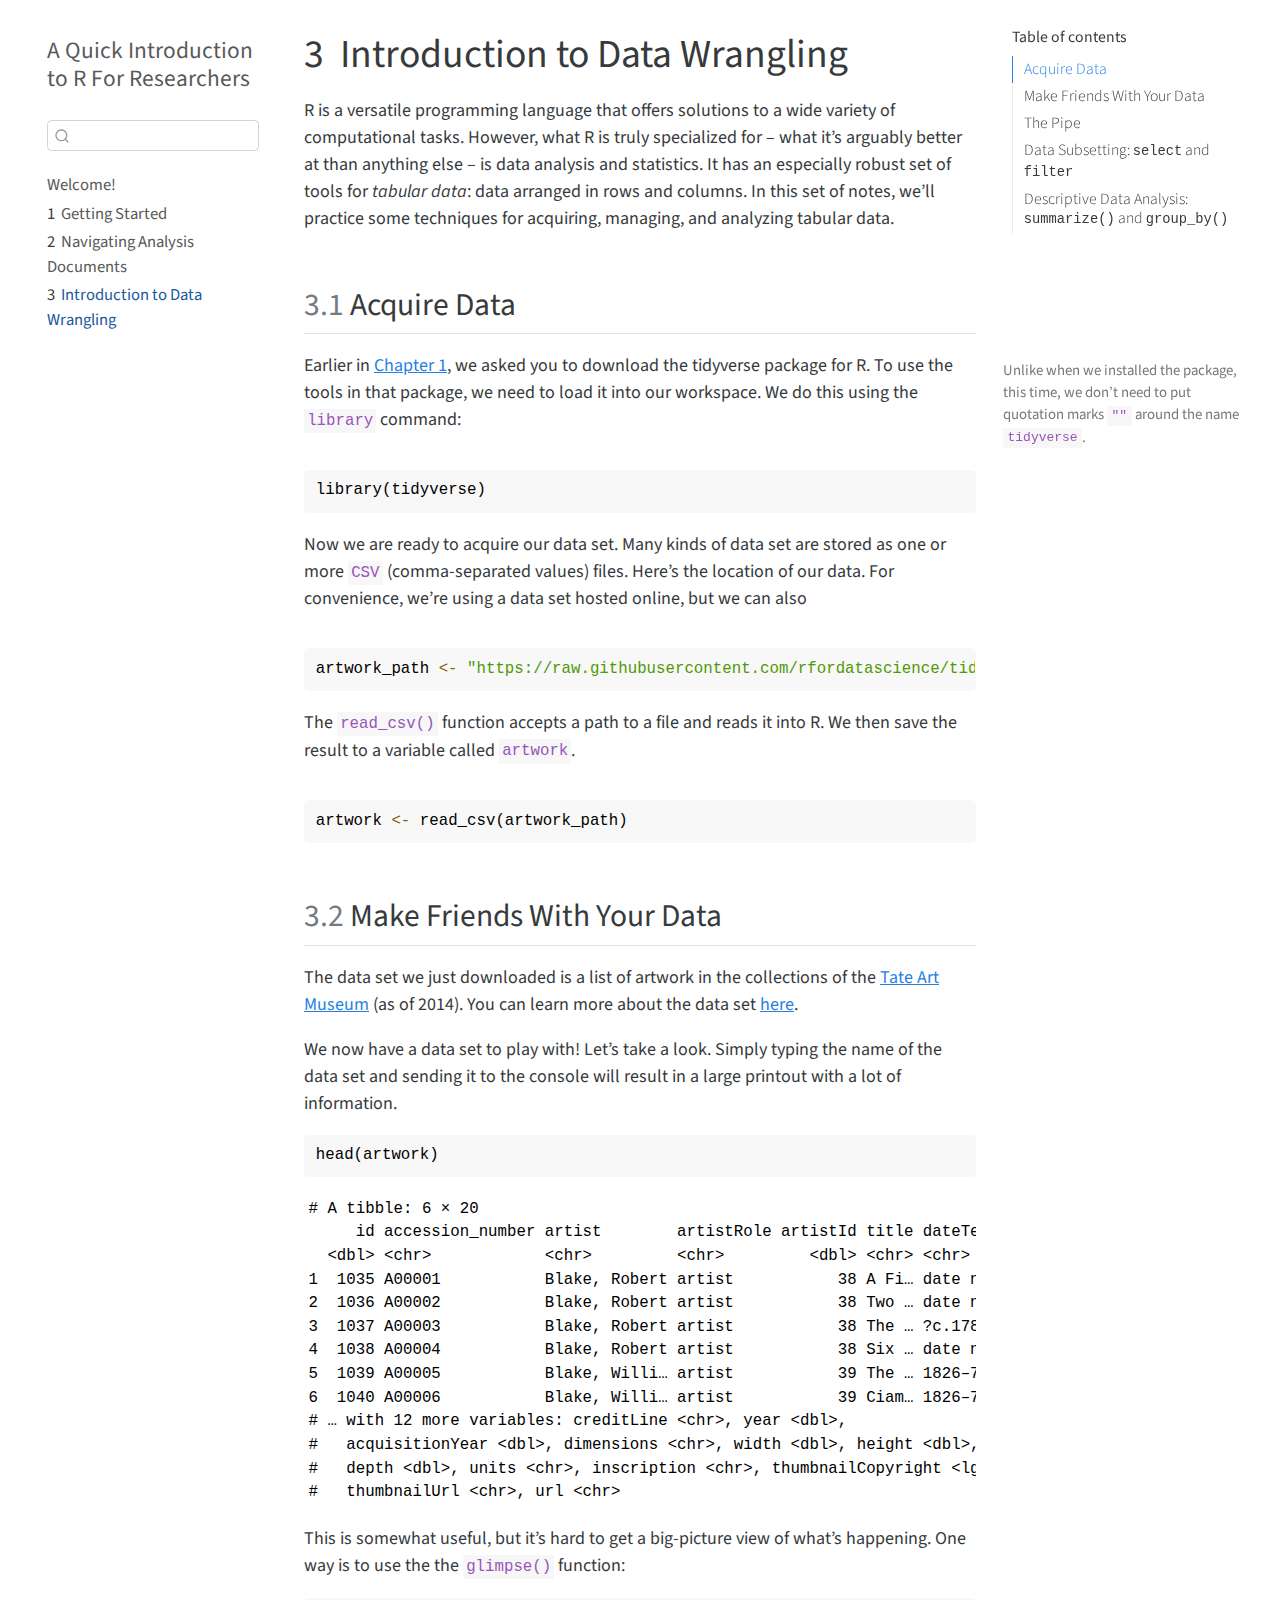
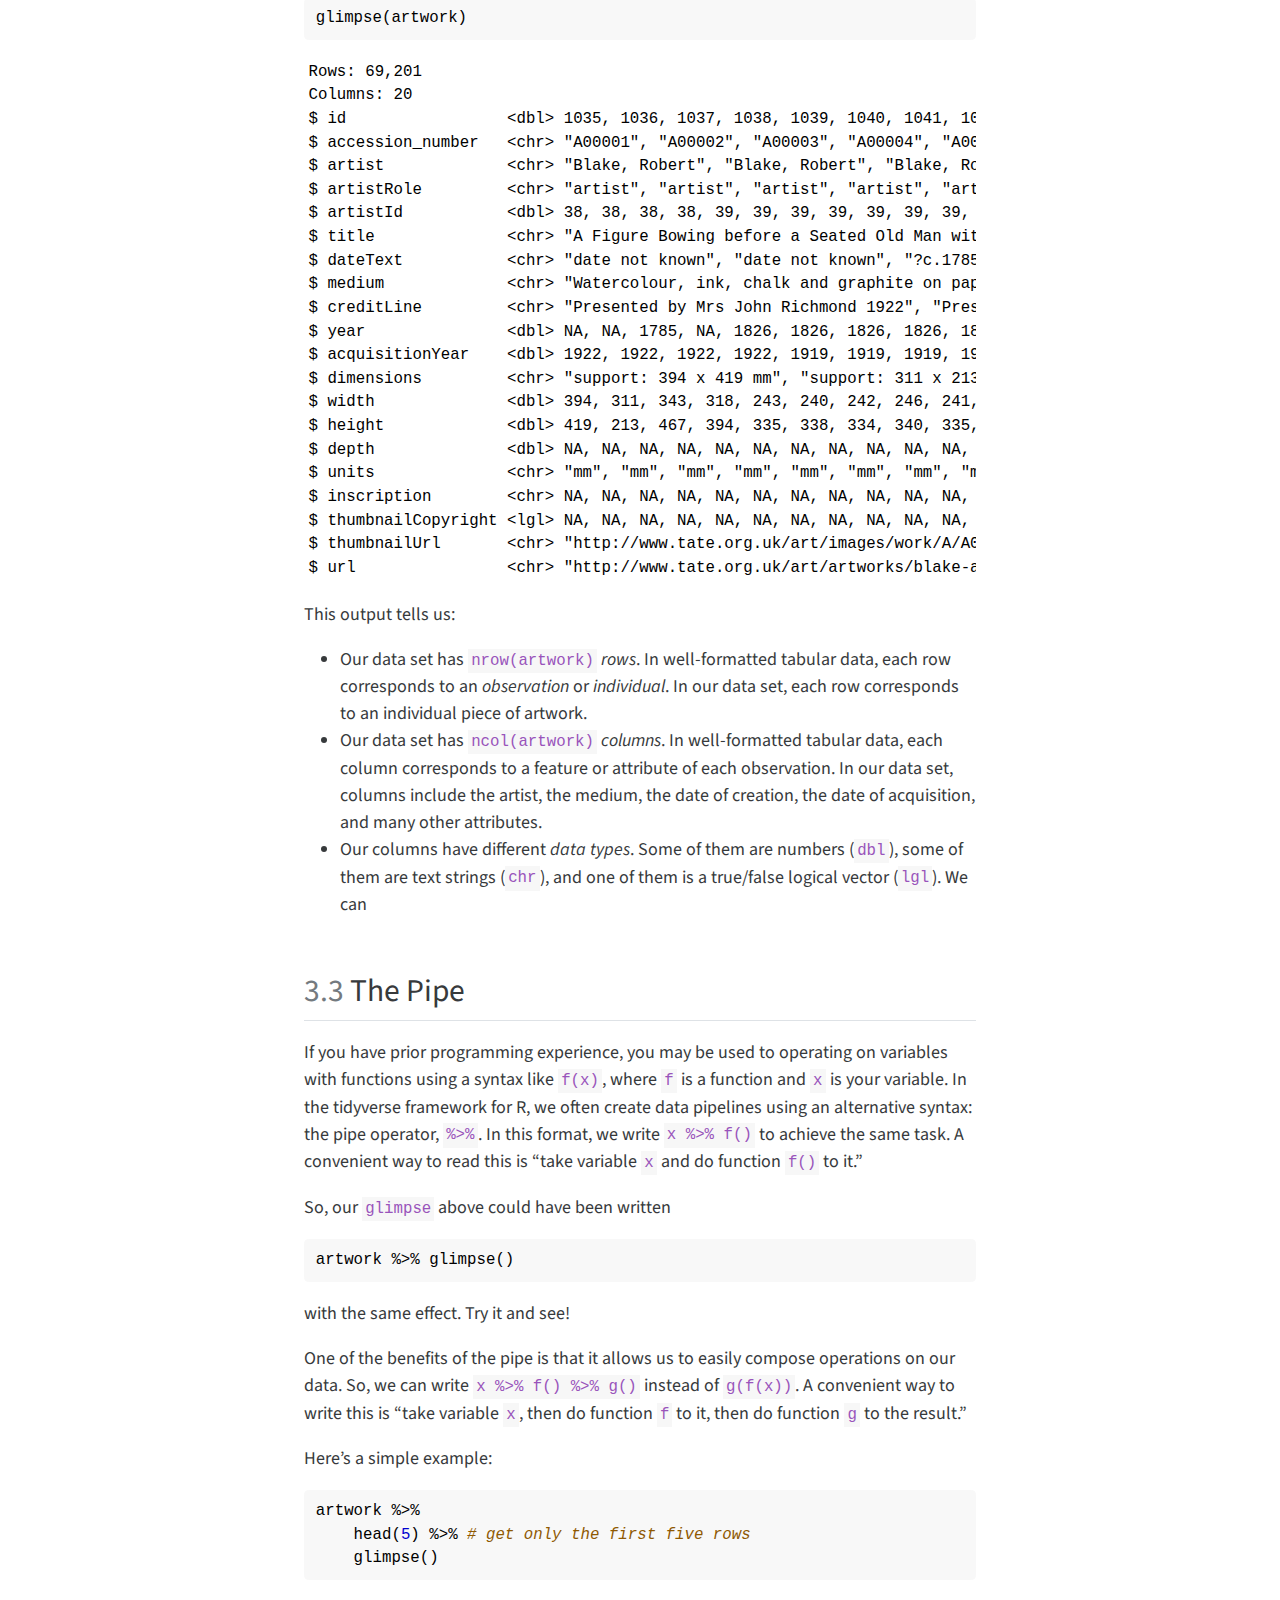
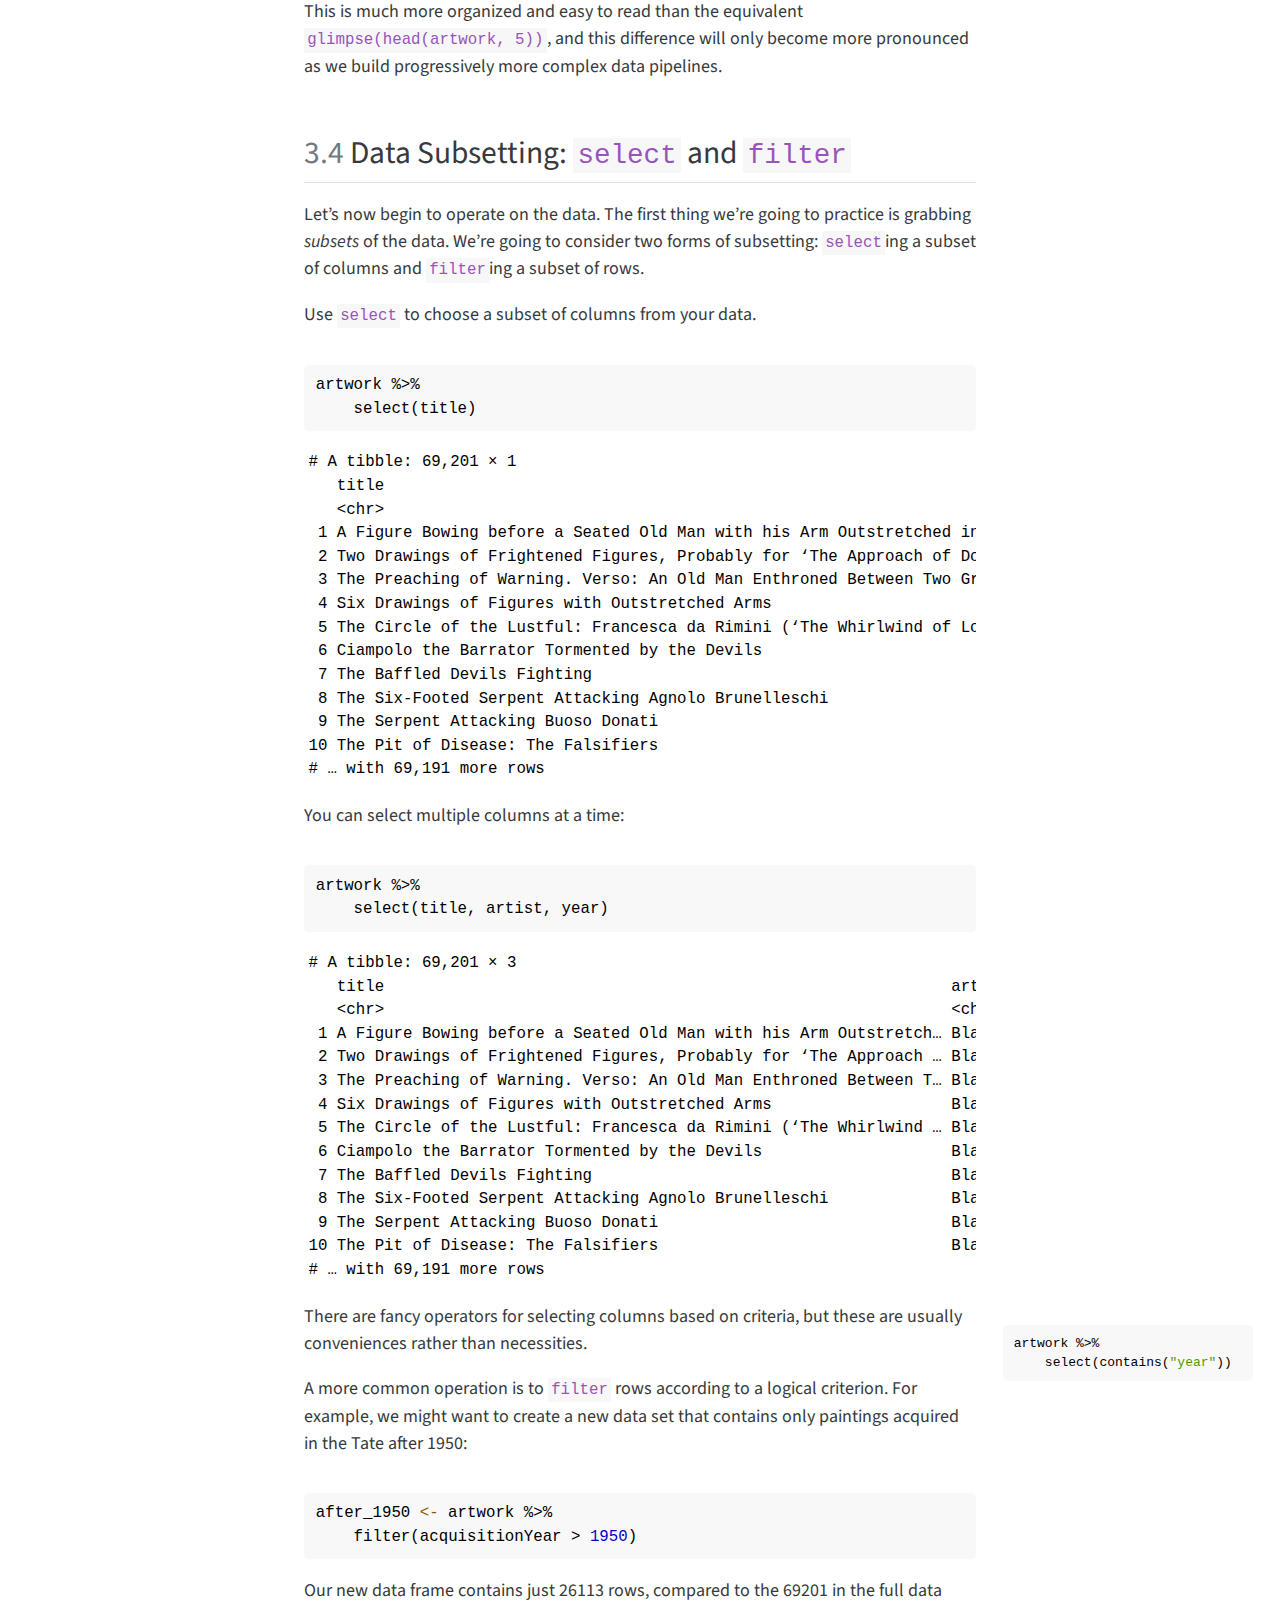
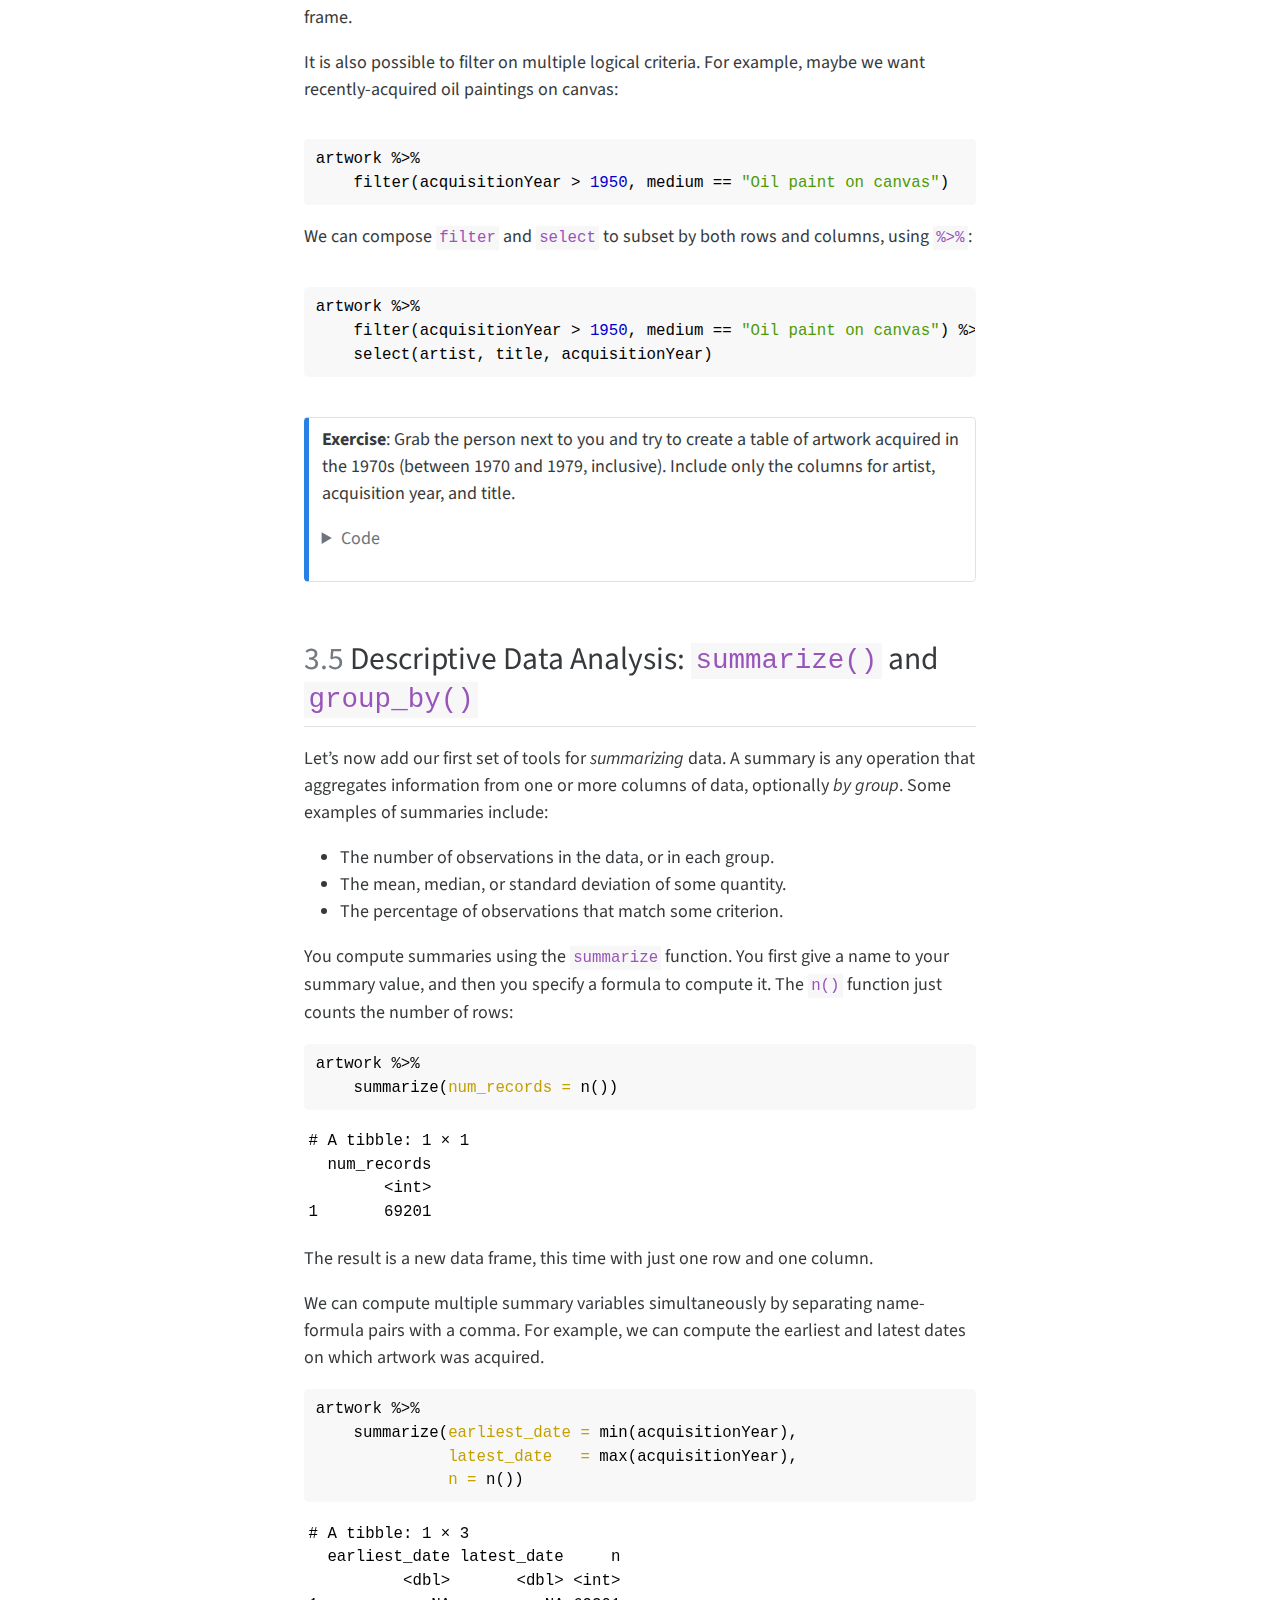
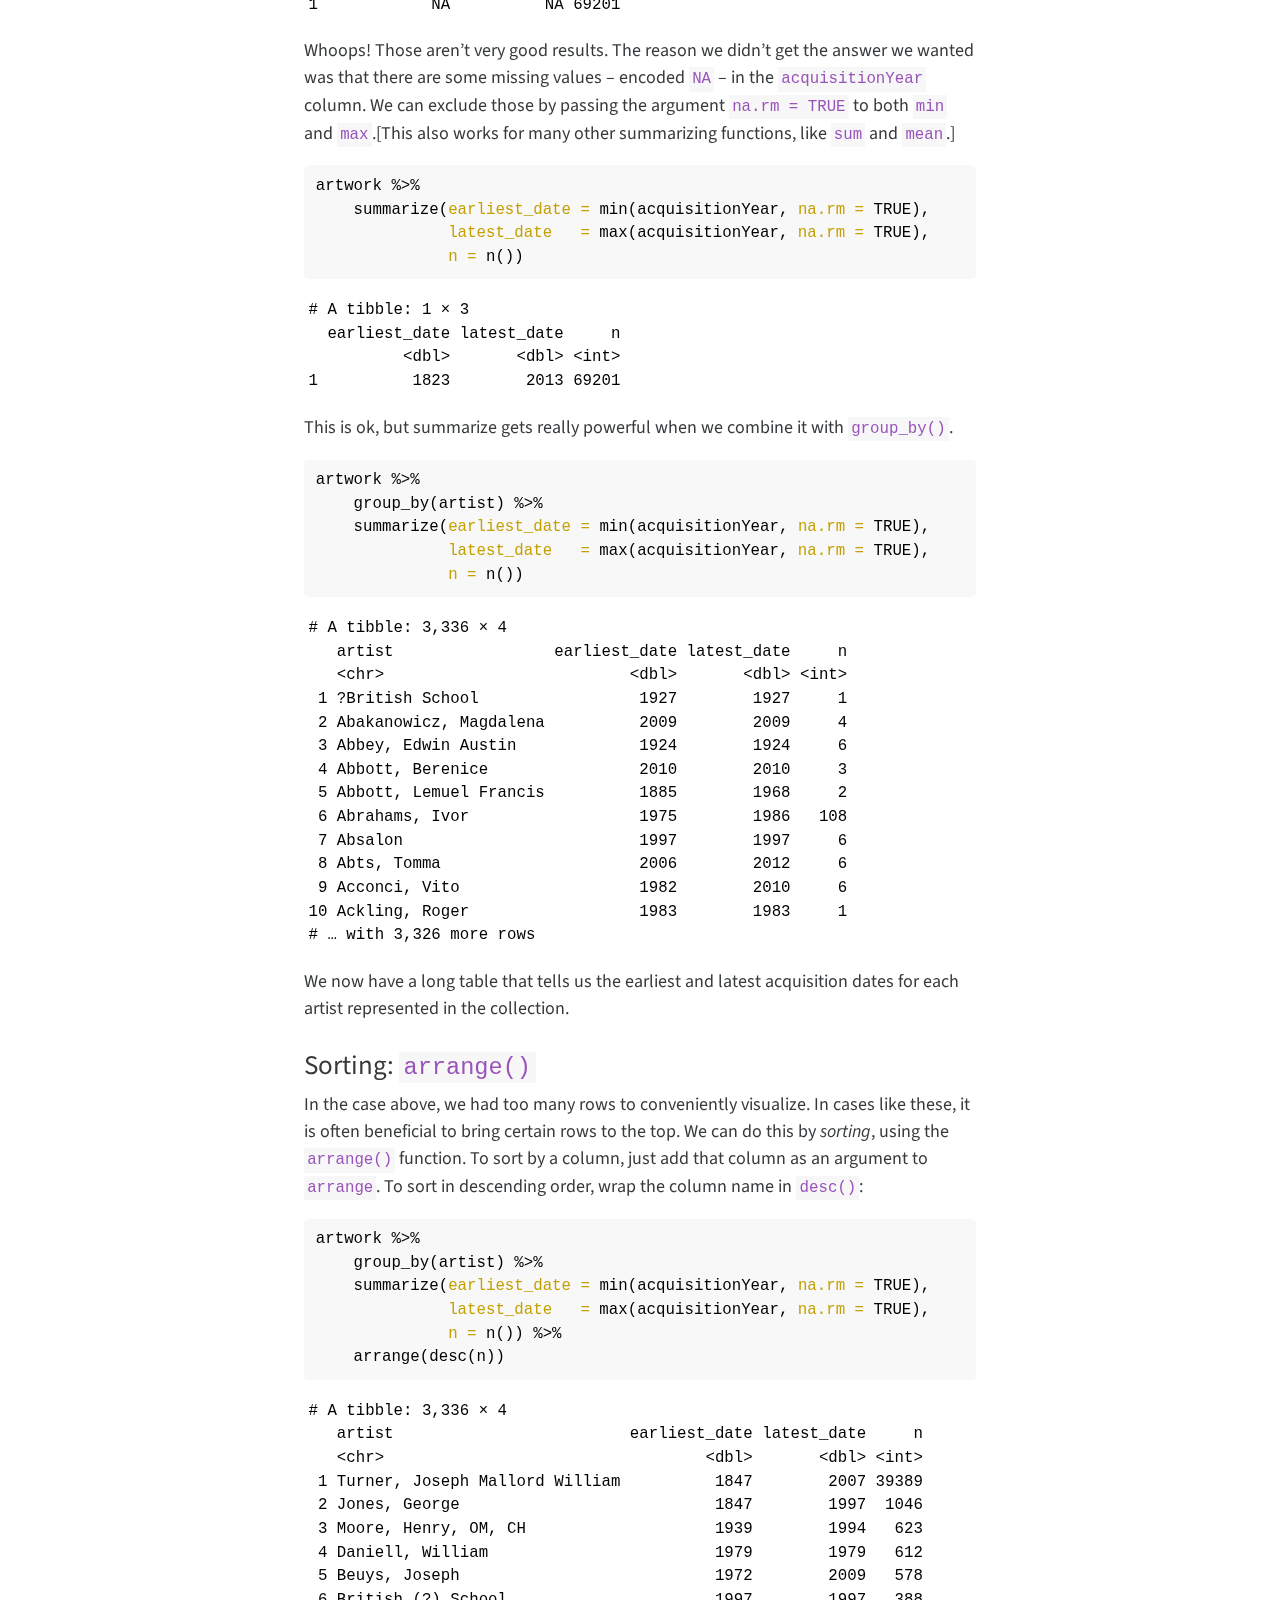
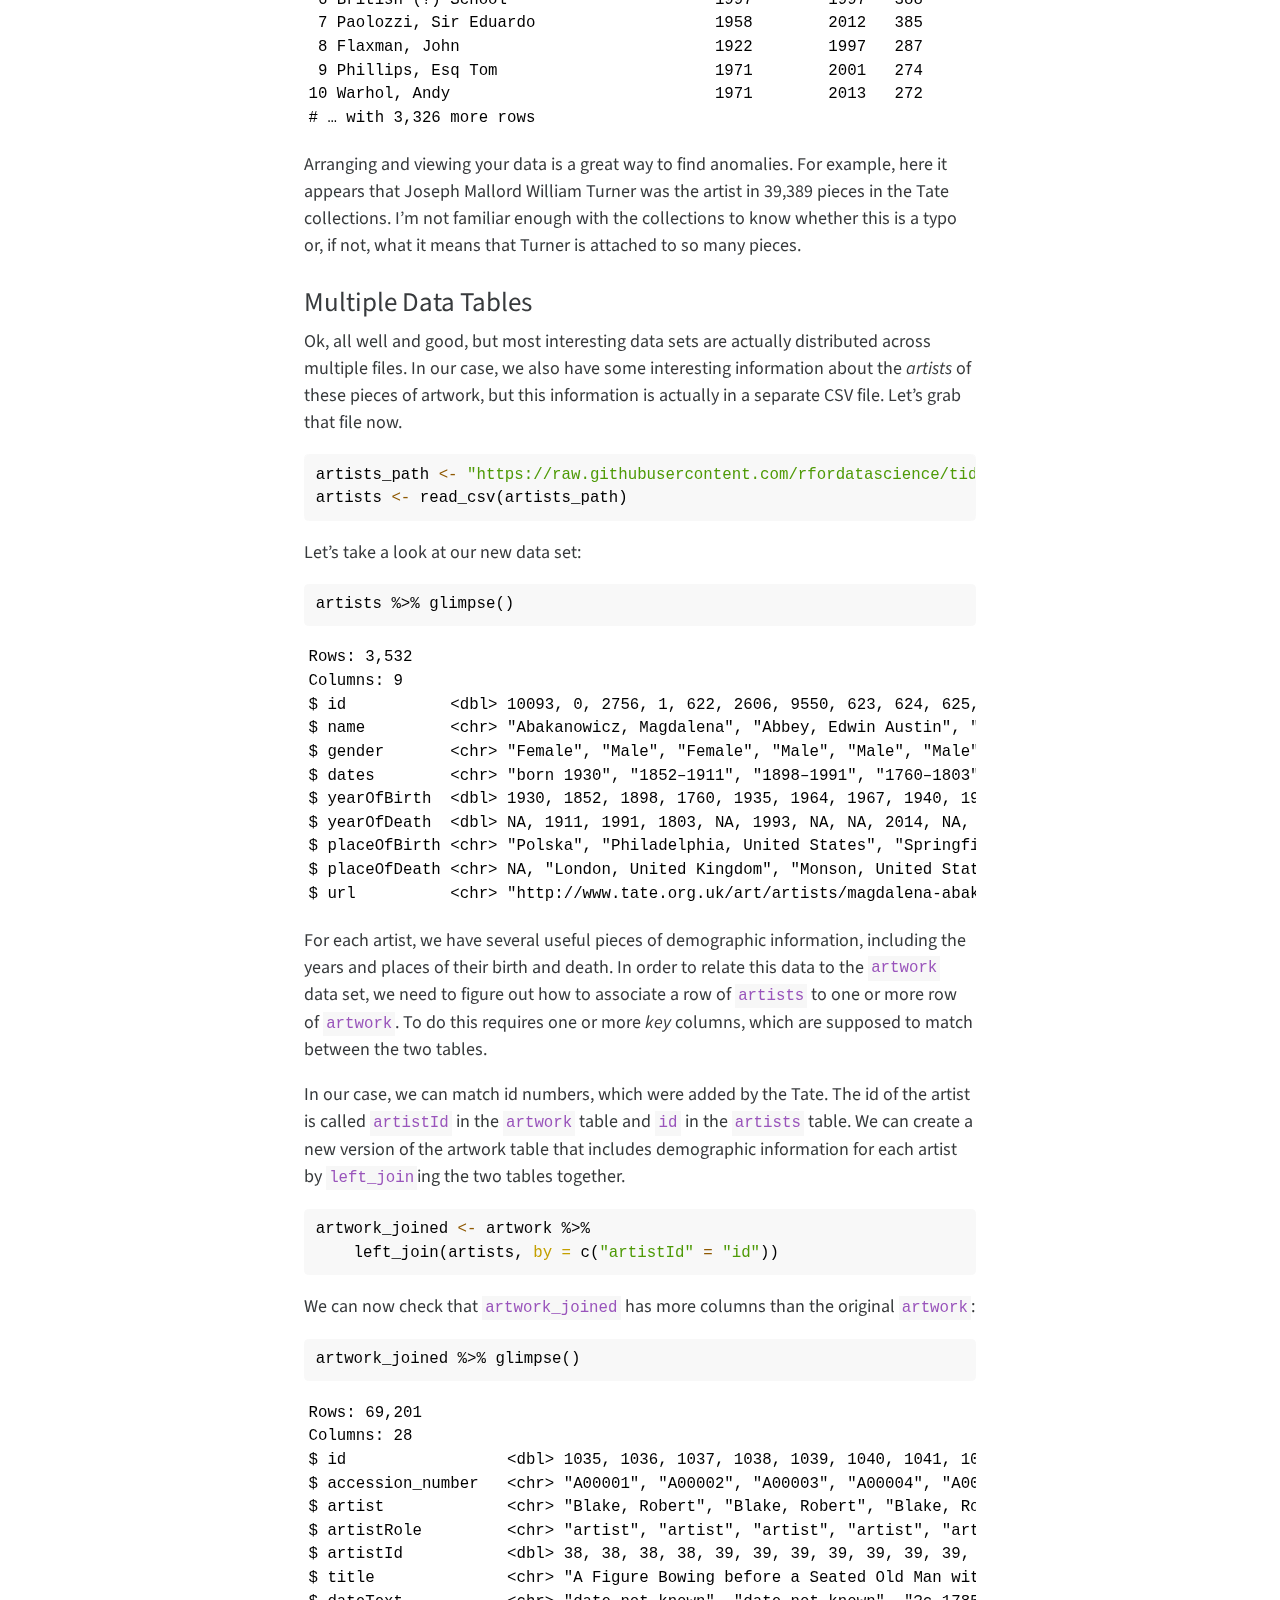
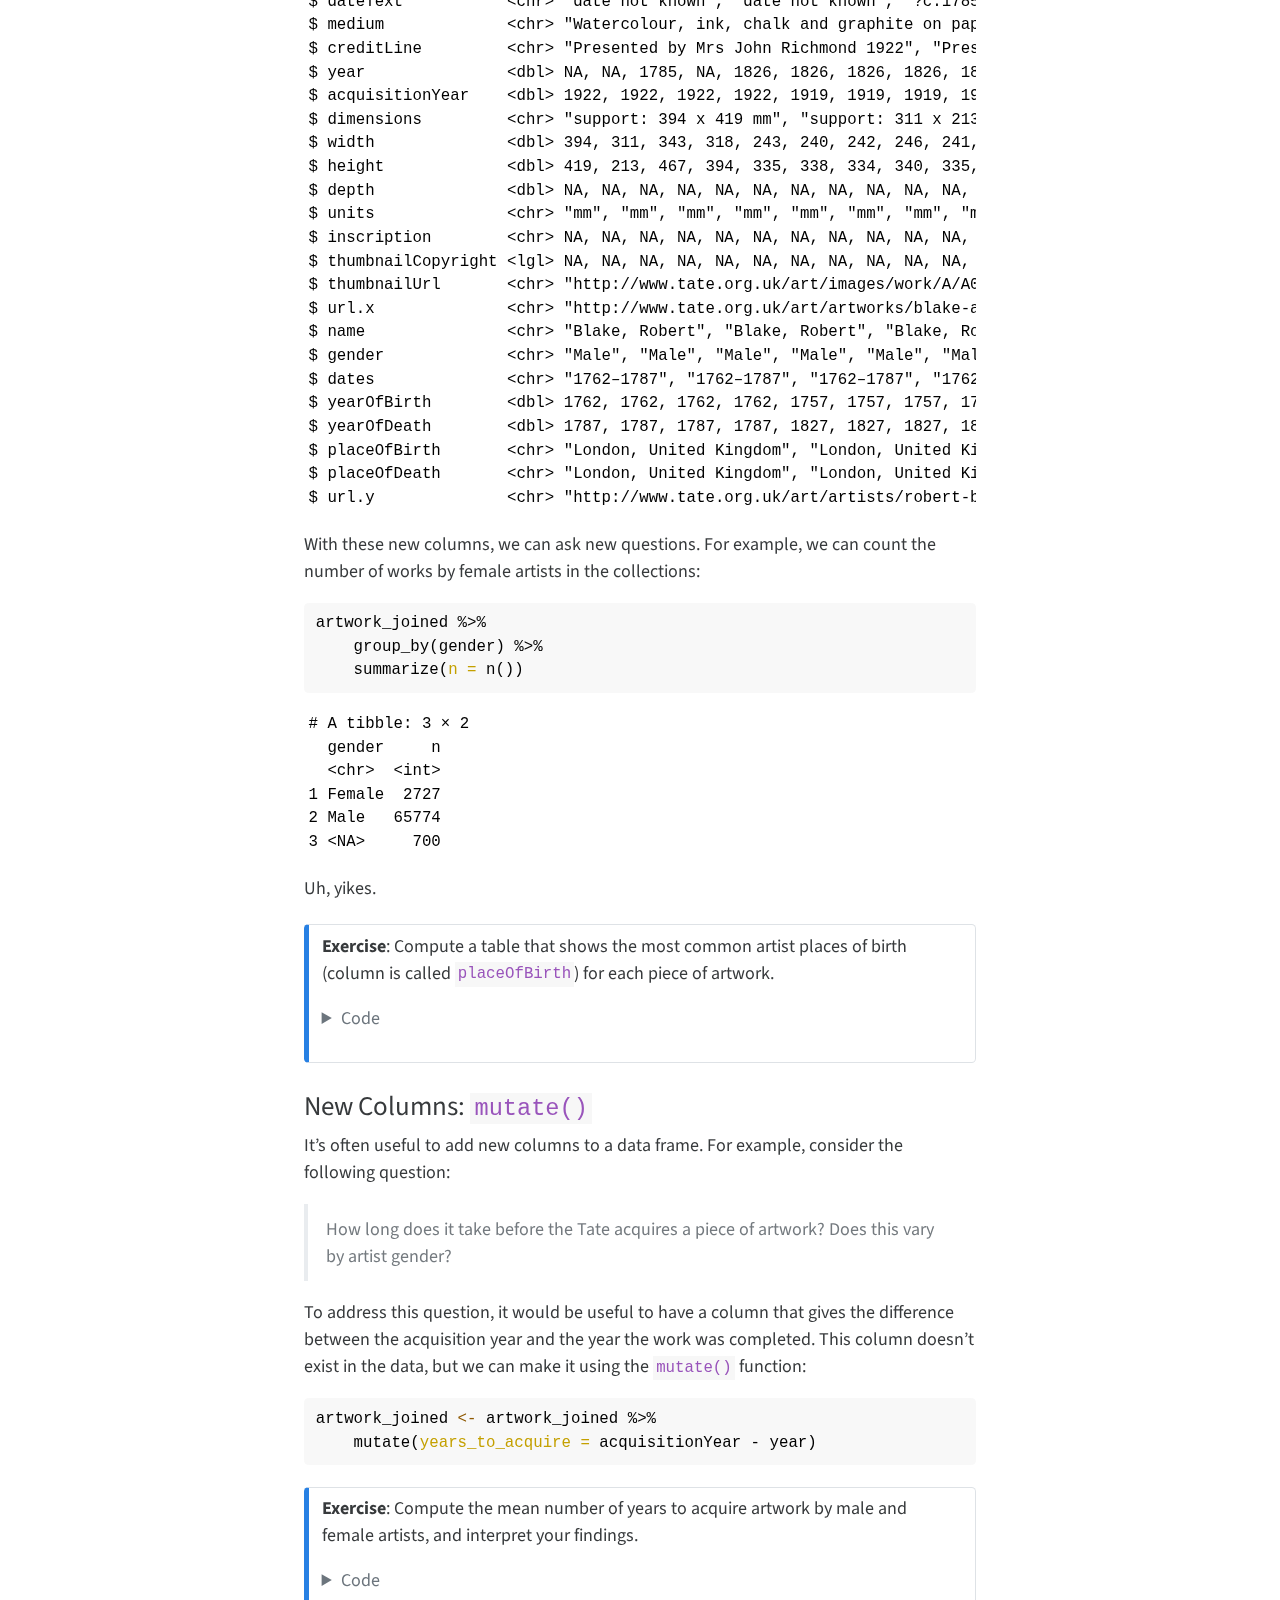
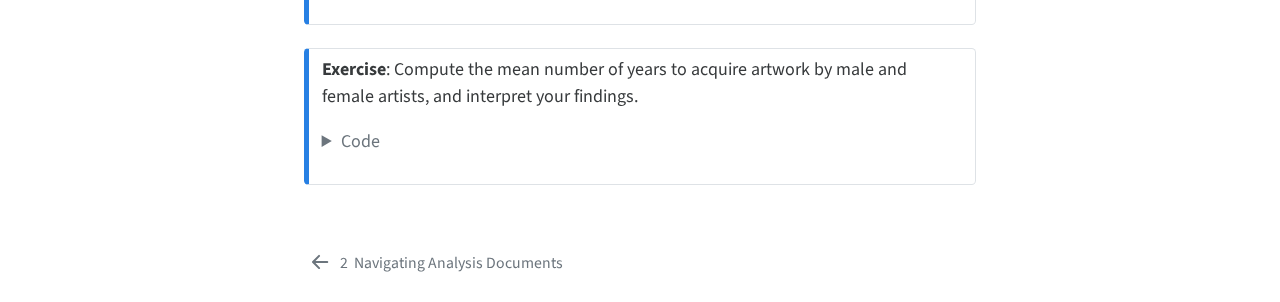
<file: docs/3_wrangling.html>
<!DOCTYPE html>
<html xmlns="http://www.w3.org/1999/xhtml" lang="en" xml:lang="en"><head>

<meta charset="utf-8">
<meta name="generator" content="quarto-0.9.583">

<meta name="viewport" content="width=device-width, initial-scale=1.0, user-scalable=yes">


<title>A Quick Introduction to R For Researchers - 3&nbsp; Introduction to Data Wrangling</title>
<style>
code{white-space: pre-wrap;}
span.smallcaps{font-variant: small-caps;}
span.underline{text-decoration: underline;}
div.column{display: inline-block; vertical-align: top; width: 50%;}
div.hanging-indent{margin-left: 1.5em; text-indent: -1.5em;}
ul.task-list{list-style: none;}
pre > code.sourceCode { white-space: pre; position: relative; }
pre > code.sourceCode > span { display: inline-block; line-height: 1.25; }
pre > code.sourceCode > span:empty { height: 1.2em; }
.sourceCode { overflow: visible; }
code.sourceCode > span { color: inherit; text-decoration: inherit; }
div.sourceCode { margin: 1em 0; }
pre.sourceCode { margin: 0; }
@media screen {
div.sourceCode { overflow: auto; }
}
@media print {
pre > code.sourceCode { white-space: pre-wrap; }
pre > code.sourceCode > span { text-indent: -5em; padding-left: 5em; }
}
pre.numberSource code
  { counter-reset: source-line 0; }
pre.numberSource code > span
  { position: relative; left: -4em; counter-increment: source-line; }
pre.numberSource code > span > a:first-child::before
  { content: counter(source-line);
    position: relative; left: -1em; text-align: right; vertical-align: baseline;
    border: none; display: inline-block;
    -webkit-touch-callout: none; -webkit-user-select: none;
    -khtml-user-select: none; -moz-user-select: none;
    -ms-user-select: none; user-select: none;
    padding: 0 4px; width: 4em;
    color: #aaaaaa;
  }
pre.numberSource { margin-left: 3em; border-left: 1px solid #aaaaaa;  padding-left: 4px; }
div.sourceCode
  {   }
@media screen {
pre > code.sourceCode > span > a:first-child::before { text-decoration: underline; }
}
code span.al { color: #ff0000; font-weight: bold; } /* Alert */
code span.an { color: #60a0b0; font-weight: bold; font-style: italic; } /* Annotation */
code span.at { color: #7d9029; } /* Attribute */
code span.bn { color: #40a070; } /* BaseN */
code span.bu { } /* BuiltIn */
code span.cf { color: #007020; font-weight: bold; } /* ControlFlow */
code span.ch { color: #4070a0; } /* Char */
code span.cn { color: #880000; } /* Constant */
code span.co { color: #60a0b0; font-style: italic; } /* Comment */
code span.cv { color: #60a0b0; font-weight: bold; font-style: italic; } /* CommentVar */
code span.do { color: #ba2121; font-style: italic; } /* Documentation */
code span.dt { color: #902000; } /* DataType */
code span.dv { color: #40a070; } /* DecVal */
code span.er { color: #ff0000; font-weight: bold; } /* Error */
code span.ex { } /* Extension */
code span.fl { color: #40a070; } /* Float */
code span.fu { color: #06287e; } /* Function */
code span.im { } /* Import */
code span.in { color: #60a0b0; font-weight: bold; font-style: italic; } /* Information */
code span.kw { color: #007020; font-weight: bold; } /* Keyword */
code span.op { color: #666666; } /* Operator */
code span.ot { color: #007020; } /* Other */
code span.pp { color: #bc7a00; } /* Preprocessor */
code span.sc { color: #4070a0; } /* SpecialChar */
code span.ss { color: #bb6688; } /* SpecialString */
code span.st { color: #4070a0; } /* String */
code span.va { color: #19177c; } /* Variable */
code span.vs { color: #4070a0; } /* VerbatimString */
code span.wa { color: #60a0b0; font-weight: bold; font-style: italic; } /* Warning */
</style>


<script src="site_libs/quarto-nav/quarto-nav.js"></script>
<script src="site_libs/quarto-nav/headroom.min.js"></script>
<script src="site_libs/clipboard/clipboard.min.js"></script>
<script src="site_libs/quarto-search/autocomplete.umd.js"></script>
<script src="site_libs/quarto-search/fuse.min.js"></script>
<script src="site_libs/quarto-search/quarto-search.js"></script>
<meta name="quarto:offset" content="./">
<link href="./2_navigating.html" rel="prev">
<script src="site_libs/quarto-html/quarto.js"></script>
<script src="site_libs/quarto-html/popper.min.js"></script>
<script src="site_libs/quarto-html/tippy.umd.min.js"></script>
<script src="site_libs/quarto-html/anchor.min.js"></script>
<link href="site_libs/quarto-html/tippy.css" rel="stylesheet">
<link href="site_libs/quarto-html/quarto-syntax-highlighting.css" rel="stylesheet" id="quarto-text-highlighting-styles">
<script src="site_libs/bootstrap/bootstrap.min.js"></script>
<link href="site_libs/bootstrap/bootstrap-icons.css" rel="stylesheet">
<link href="site_libs/bootstrap/bootstrap.min.css" rel="stylesheet">
<script id="quarto-search-options" type="application/json">{
  "location": "sidebar",
  "copy-button": false,
  "collapse-after": 3,
  "panel-placement": "start",
  "type": "textbox",
  "limit": 20,
  "language": {
    "search-no-results-text": "No results",
    "search-matching-documents-text": "matching documents",
    "search-copy-link-title": "Copy link to search",
    "search-hide-matches-text": "Hide additional matches",
    "search-more-match-text": "more match in this document",
    "search-more-matches-text": "more matches in this document",
    "search-clear-button-title": "Clear",
    "search-detached-cancel-button-title": "Cancel",
    "search-submit-button-title": "Submit"
  }
}</script>


</head>

<body class="nav-sidebar floating slimcontent">

<div id="quarto-search-results"></div>
  <header id="quarto-header" class="headroom fixed-top">
  <nav class="quarto-secondary-nav" data-bs-toggle="collapse" data-bs-target="#quarto-sidebar" aria-controls="quarto-sidebar" aria-expanded="false" aria-label="Toggle sidebar navigation" onclick="if (window.quartoToggleHeadroom) { window.quartoToggleHeadroom(); }">
    <div class="container-fluid d-flex justify-content-between">
      <h1 class="quarto-secondary-nav-title"><span class="chapter-number">3</span>&nbsp; <span class="chapter-title">Introduction to Data Wrangling</span></h1>
      <button type="button" class="quarto-btn-toggle btn" aria-label="Show secondary navigation">
        <i class="bi bi-chevron-right"></i>
      </button>
    </div>
  </nav>
</header>
<!-- content -->
<div id="quarto-content" class="quarto-container page-columns page-rows-contents page-layout-article">
<!-- sidebar -->
  <nav id="quarto-sidebar" class="sidebar collapse sidebar-navigation floating overflow-auto">
    <div class="pt-lg-2 mt-2 text-left sidebar-header">
    <div class="sidebar-title mb-0 py-0">
      <a href="./">A Quick Introduction to R For Researchers</a> 
    </div>
      </div>
      <div class="mt-2 flex-shrink-0 align-items-center">
        <div class="sidebar-search">
        <div id="quarto-search" class="" title="Search"></div>
        </div>
      </div>
    <div class="sidebar-menu-container"> 
    <ul class="list-unstyled mt-1">
        <li class="sidebar-item">
  <div class="sidebar-item-container"> 
  <a href="./index.html" class="sidebar-item-text sidebar-link">Welcome!</a>
  </div>
</li>
        <li class="sidebar-item">
  <div class="sidebar-item-container"> 
  <a href="./1_installation.html" class="sidebar-item-text sidebar-link"><span class="chapter-number">1</span>&nbsp; <span class="chapter-title">Getting Started</span></a>
  </div>
</li>
        <li class="sidebar-item">
  <div class="sidebar-item-container"> 
  <a href="./2_navigating.html" class="sidebar-item-text sidebar-link"><span class="chapter-number">2</span>&nbsp; <span class="chapter-title">Navigating Analysis Documents</span></a>
  </div>
</li>
        <li class="sidebar-item">
  <div class="sidebar-item-container"> 
  <a href="./3_wrangling.html" class="sidebar-item-text sidebar-link active"><span class="chapter-number">3</span>&nbsp; <span class="chapter-title">Introduction to Data Wrangling</span></a>
  </div>
</li>
    </ul>
    </div>
</nav>
<!-- margin-sidebar -->
    <div id="quarto-margin-sidebar" class="sidebar margin-sidebar">
        <nav id="TOC" role="doc-toc">
    <h2 id="toc-title">Table of contents</h2>
   
  <ul>
  <li><a href="#acquire-data" id="toc-acquire-data" class="nav-link active" data-scroll-target="#acquire-data"> <span class="header-section-number">3.1</span> Acquire Data</a></li>
  <li><a href="#make-friends-with-your-data" id="toc-make-friends-with-your-data" class="nav-link" data-scroll-target="#make-friends-with-your-data"> <span class="header-section-number">3.2</span> Make Friends With Your Data</a></li>
  <li><a href="#the-pipe" id="toc-the-pipe" class="nav-link" data-scroll-target="#the-pipe"> <span class="header-section-number">3.3</span> The Pipe</a></li>
  <li><a href="#data-subsetting-select-and-filter" id="toc-data-subsetting-select-and-filter" class="nav-link" data-scroll-target="#data-subsetting-select-and-filter"> <span class="header-section-number">3.4</span> Data Subsetting: <code>select</code> and <code>filter</code></a></li>
  <li><a href="#descriptive-data-analysis-summarize-and-group_by" id="toc-descriptive-data-analysis-summarize-and-group_by" class="nav-link" data-scroll-target="#descriptive-data-analysis-summarize-and-group_by"> <span class="header-section-number">3.5</span> Descriptive Data Analysis: <code>summarize()</code> and <code>group_by()</code></a>
  <ul class="collapse">
  <li><a href="#sorting-arrange" id="toc-sorting-arrange" class="nav-link" data-scroll-target="#sorting-arrange">Sorting: <code>arrange()</code></a></li>
  <li><a href="#multiple-data-tables" id="toc-multiple-data-tables" class="nav-link" data-scroll-target="#multiple-data-tables">Multiple Data Tables</a></li>
  <li><a href="#new-columns-mutate" id="toc-new-columns-mutate" class="nav-link" data-scroll-target="#new-columns-mutate">New Columns: <code>mutate()</code></a></li>
  </ul></li>
  </ul>
</nav>
    </div>
<!-- main -->
<main class="content page-columns page-full" id="quarto-document-content">

<header id="title-block-header" class="quarto-title-block default">
<div class="quarto-title">
<h1 class="title d-none d-lg-block"><span class="chapter-number">3</span>&nbsp; <span class="chapter-title">Introduction to Data Wrangling</span></h1>
</div>



<div class="quarto-title-meta">

    
    
  </div>
  

</header>

<p>R is a versatile programming language that offers solutions to a wide variety of computational tasks. However, what R is truly specialized for – what it’s arguably better at than anything else – is data analysis and statistics. It has an especially robust set of tools for <em>tabular data</em>: data arranged in rows and columns. In this set of notes, we’ll practice some techniques for acquiring, managing, and analyzing tabular data.</p>
<section id="acquire-data" class="level2 page-columns page-full" data-number="3.1">
<h2 data-number="3.1" class="anchored" data-anchor-id="acquire-data"><span class="header-section-number">3.1</span> Acquire Data</h2>
<div class="page-columns page-full"><p>Earlier in <a href="1_installation.html"><span>Chapter&nbsp;1</span></a>, we asked you to download the tidyverse package for R. To use the tools in that package, we need to load it into our workspace. We do this using the <code>library</code> command: </p><div class="no-row-height column-margin column-container"><span class="aside">Unlike when we installed the package, this time, we don’t need to put quotation marks <code>""</code> around the name <code>tidyverse</code>.</span></div></div>
<div class="cell">
<div class="sourceCode cell-code" id="cb1"><pre class="sourceCode r code-with-copy"><code class="sourceCode r"><span id="cb1-1"><a href="#cb1-1" aria-hidden="true" tabindex="-1"></a><span class="fu">library</span>(tidyverse)</span></code><button title="Copy to Clipboard" class="code-copy-button"><i class="bi"></i></button></pre></div>
</div>
<p>Now we are ready to acquire our data set. Many kinds of data set are stored as one or more <code>CSV</code> (comma-separated values) files. Here’s the location of our data. For convenience, we’re using a data set hosted online, but we can also</p>
<div class="cell">
<div class="sourceCode cell-code" id="cb2"><pre class="sourceCode r code-with-copy"><code class="sourceCode r"><span id="cb2-1"><a href="#cb2-1" aria-hidden="true" tabindex="-1"></a>artwork_path <span class="ot">&lt;-</span> <span class="st">"https://raw.githubusercontent.com/rfordatascience/tidytuesday/master/data/2021/2021-01-12/artwork.csv"</span></span></code><button title="Copy to Clipboard" class="code-copy-button"><i class="bi"></i></button></pre></div>
</div>
<p>The <code>read_csv()</code> function accepts a path to a file and reads it into R. We then save the result to a variable called <code>artwork</code>.</p>
<div class="cell">
<div class="sourceCode cell-code" id="cb3"><pre class="sourceCode r code-with-copy"><code class="sourceCode r"><span id="cb3-1"><a href="#cb3-1" aria-hidden="true" tabindex="-1"></a>artwork <span class="ot">&lt;-</span> <span class="fu">read_csv</span>(artwork_path)</span></code><button title="Copy to Clipboard" class="code-copy-button"><i class="bi"></i></button></pre></div>
</div>
</section>
<section id="make-friends-with-your-data" class="level2" data-number="3.2">
<h2 data-number="3.2" class="anchored" data-anchor-id="make-friends-with-your-data"><span class="header-section-number">3.2</span> Make Friends With Your Data</h2>
<p>The data set we just downloaded is a list of artwork in the collections of the <a href="https://github.com/tategallery/collection">Tate Art Museum</a> (as of 2014). You can learn more about the data set <a href="https://raw.githubusercontent.com/rfordatascience/tidytuesday/master/data/2021/2021-01-12/artwork.csv">here</a>.</p>
<p>We now have a data set to play with! Let’s take a look. Simply typing the name of the data set and sending it to the console will result in a large printout with a lot of information.</p>
<div class="cell">
<div class="sourceCode cell-code" id="cb4"><pre class="sourceCode r code-with-copy"><code class="sourceCode r"><span id="cb4-1"><a href="#cb4-1" aria-hidden="true" tabindex="-1"></a><span class="fu">head</span>(artwork) </span></code><button title="Copy to Clipboard" class="code-copy-button"><i class="bi"></i></button></pre></div>
<div class="cell-output cell-output-stdout">
<pre><code># A tibble: 6 × 20
     id accession_number artist        artistRole artistId title dateText medium
  &lt;dbl&gt; &lt;chr&gt;            &lt;chr&gt;         &lt;chr&gt;         &lt;dbl&gt; &lt;chr&gt; &lt;chr&gt;    &lt;chr&gt; 
1  1035 A00001           Blake, Robert artist           38 A Fi… date no… Water…
2  1036 A00002           Blake, Robert artist           38 Two … date no… Graph…
3  1037 A00003           Blake, Robert artist           38 The … ?c.1785  Graph…
4  1038 A00004           Blake, Robert artist           38 Six … date no… Graph…
5  1039 A00005           Blake, Willi… artist           39 The … 1826–7,… Line …
6  1040 A00006           Blake, Willi… artist           39 Ciam… 1826–7,… Line …
# … with 12 more variables: creditLine &lt;chr&gt;, year &lt;dbl&gt;,
#   acquisitionYear &lt;dbl&gt;, dimensions &lt;chr&gt;, width &lt;dbl&gt;, height &lt;dbl&gt;,
#   depth &lt;dbl&gt;, units &lt;chr&gt;, inscription &lt;chr&gt;, thumbnailCopyright &lt;lgl&gt;,
#   thumbnailUrl &lt;chr&gt;, url &lt;chr&gt;</code></pre>
</div>
</div>
<p>This is somewhat useful, but it’s hard to get a big-picture view of what’s happening. One way is to use the the <code>glimpse()</code> function:</p>
<div class="cell">
<div class="sourceCode cell-code" id="cb6"><pre class="sourceCode r code-with-copy"><code class="sourceCode r"><span id="cb6-1"><a href="#cb6-1" aria-hidden="true" tabindex="-1"></a><span class="fu">glimpse</span>(artwork) </span></code><button title="Copy to Clipboard" class="code-copy-button"><i class="bi"></i></button></pre></div>
<div class="cell-output cell-output-stdout">
<pre><code>Rows: 69,201
Columns: 20
$ id                 &lt;dbl&gt; 1035, 1036, 1037, 1038, 1039, 1040, 1041, 1042, 104…
$ accession_number   &lt;chr&gt; "A00001", "A00002", "A00003", "A00004", "A00005", "…
$ artist             &lt;chr&gt; "Blake, Robert", "Blake, Robert", "Blake, Robert", …
$ artistRole         &lt;chr&gt; "artist", "artist", "artist", "artist", "artist", "…
$ artistId           &lt;dbl&gt; 38, 38, 38, 38, 39, 39, 39, 39, 39, 39, 39, 39, 39,…
$ title              &lt;chr&gt; "A Figure Bowing before a Seated Old Man with his A…
$ dateText           &lt;chr&gt; "date not known", "date not known", "?c.1785", "dat…
$ medium             &lt;chr&gt; "Watercolour, ink, chalk and graphite on paper. Ver…
$ creditLine         &lt;chr&gt; "Presented by Mrs John Richmond 1922", "Presented b…
$ year               &lt;dbl&gt; NA, NA, 1785, NA, 1826, 1826, 1826, 1826, 1826, 182…
$ acquisitionYear    &lt;dbl&gt; 1922, 1922, 1922, 1922, 1919, 1919, 1919, 1919, 191…
$ dimensions         &lt;chr&gt; "support: 394 x 419 mm", "support: 311 x 213 mm", "…
$ width              &lt;dbl&gt; 394, 311, 343, 318, 243, 240, 242, 246, 241, 243, 2…
$ height             &lt;dbl&gt; 419, 213, 467, 394, 335, 338, 334, 340, 335, 340, 3…
$ depth              &lt;dbl&gt; NA, NA, NA, NA, NA, NA, NA, NA, NA, NA, NA, NA, NA,…
$ units              &lt;chr&gt; "mm", "mm", "mm", "mm", "mm", "mm", "mm", "mm", "mm…
$ inscription        &lt;chr&gt; NA, NA, NA, NA, NA, NA, NA, NA, NA, NA, NA, NA, NA,…
$ thumbnailCopyright &lt;lgl&gt; NA, NA, NA, NA, NA, NA, NA, NA, NA, NA, NA, NA, NA,…
$ thumbnailUrl       &lt;chr&gt; "http://www.tate.org.uk/art/images/work/A/A00/A0000…
$ url                &lt;chr&gt; "http://www.tate.org.uk/art/artworks/blake-a-figure…</code></pre>
</div>
</div>
<p>This output tells us:</p>
<ul>
<li>Our data set has <code>nrow(artwork)</code> <em>rows</em>. In well-formatted tabular data, each row corresponds to an <em>observation</em> or <em>individual</em>. In our data set, each row corresponds to an individual piece of artwork.</li>
<li>Our data set has <code>ncol(artwork)</code> <em>columns</em>. In well-formatted tabular data, each column corresponds to a feature or attribute of each observation. In our data set, columns include the artist, the medium, the date of creation, the date of acquisition, and many other attributes.</li>
<li>Our columns have different <em>data types</em>. Some of them are numbers (<code>dbl</code>), some of them are text strings (<code>chr</code>), and one of them is a true/false logical vector (<code>lgl</code>). We can</li>
</ul>
</section>
<section id="the-pipe" class="level2" data-number="3.3">
<h2 data-number="3.3" class="anchored" data-anchor-id="the-pipe"><span class="header-section-number">3.3</span> The Pipe</h2>
<p>If you have prior programming experience, you may be used to operating on variables with functions using a syntax like <code>f(x)</code>, where <code>f</code> is a function and <code>x</code> is your variable. In the tidyverse framework for R, we often create data pipelines using an alternative syntax: the pipe operator, <code>%&gt;%</code>. In this format, we write <code>x %&gt;% f()</code> to achieve the same task. A convenient way to read this is “take variable <code>x</code> and do function <code>f()</code> to it.”</p>
<p>So, our <code>glimpse</code> above could have been written</p>
<div class="cell">
<div class="sourceCode cell-code" id="cb8"><pre class="sourceCode r code-with-copy"><code class="sourceCode r"><span id="cb8-1"><a href="#cb8-1" aria-hidden="true" tabindex="-1"></a>artwork <span class="sc">%&gt;%</span> <span class="fu">glimpse</span>()</span></code><button title="Copy to Clipboard" class="code-copy-button"><i class="bi"></i></button></pre></div>
</div>
<p>with the same effect. Try it and see!</p>
<p>One of the benefits of the pipe is that it allows us to easily compose operations on our data. So, we can write <code>x %&gt;% f() %&gt;% g()</code> instead of <code>g(f(x))</code>. A convenient way to write this is “take variable <code>x</code>, then do function <code>f</code> to it, then do function <code>g</code> to the result.”</p>
<p>Here’s a simple example:</p>
<div class="cell">
<div class="sourceCode cell-code" id="cb9"><pre class="sourceCode r code-with-copy"><code class="sourceCode r"><span id="cb9-1"><a href="#cb9-1" aria-hidden="true" tabindex="-1"></a>artwork <span class="sc">%&gt;%</span> </span>
<span id="cb9-2"><a href="#cb9-2" aria-hidden="true" tabindex="-1"></a>    <span class="fu">head</span>(<span class="dv">5</span>) <span class="sc">%&gt;%</span> <span class="co"># get only the first five rows</span></span>
<span id="cb9-3"><a href="#cb9-3" aria-hidden="true" tabindex="-1"></a>    <span class="fu">glimpse</span>()</span></code><button title="Copy to Clipboard" class="code-copy-button"><i class="bi"></i></button></pre></div>
</div>
<p>This is much more organized and easy to read than the equivalent <code>glimpse(head(artwork, 5))</code>, and this difference will only become more pronounced as we build progressively more complex data pipelines.</p>
</section>
<section id="data-subsetting-select-and-filter" class="level2 page-columns page-full" data-number="3.4">
<h2 data-number="3.4" class="anchored" data-anchor-id="data-subsetting-select-and-filter"><span class="header-section-number">3.4</span> Data Subsetting: <code>select</code> and <code>filter</code></h2>
<p>Let’s now begin to operate on the data. The first thing we’re going to practice is grabbing <em>subsets</em> of the data. We’re going to consider two forms of subsetting: <code>select</code>ing a subset of columns and <code>filter</code>ing a subset of rows.</p>
<p>Use <code>select</code> to choose a subset of columns from your data.</p>
<div class="cell">
<div class="sourceCode cell-code" id="cb10"><pre class="sourceCode r code-with-copy"><code class="sourceCode r"><span id="cb10-1"><a href="#cb10-1" aria-hidden="true" tabindex="-1"></a>artwork <span class="sc">%&gt;%</span></span>
<span id="cb10-2"><a href="#cb10-2" aria-hidden="true" tabindex="-1"></a>    <span class="fu">select</span>(title)</span></code><button title="Copy to Clipboard" class="code-copy-button"><i class="bi"></i></button></pre></div>
<div class="cell-output cell-output-stdout">
<pre><code># A tibble: 69,201 × 1
   title                                                                        
   &lt;chr&gt;                                                                        
 1 A Figure Bowing before a Seated Old Man with his Arm Outstretched in Benedic…
 2 Two Drawings of Frightened Figures, Probably for ‘The Approach of Doom’      
 3 The Preaching of Warning. Verso: An Old Man Enthroned Between Two Groups of …
 4 Six Drawings of Figures with Outstretched Arms                               
 5 The Circle of the Lustful: Francesca da Rimini (‘The Whirlwind of Lovers’)   
 6 Ciampolo the Barrator Tormented by the Devils                                
 7 The Baffled Devils Fighting                                                  
 8 The Six-Footed Serpent Attacking Agnolo Brunelleschi                         
 9 The Serpent Attacking Buoso Donati                                           
10 The Pit of Disease: The Falsifiers                                           
# … with 69,191 more rows</code></pre>
</div>
</div>
<p>You can select multiple columns at a time:</p>
<div class="cell">
<div class="sourceCode cell-code" id="cb12"><pre class="sourceCode r code-with-copy"><code class="sourceCode r"><span id="cb12-1"><a href="#cb12-1" aria-hidden="true" tabindex="-1"></a>artwork <span class="sc">%&gt;%</span></span>
<span id="cb12-2"><a href="#cb12-2" aria-hidden="true" tabindex="-1"></a>    <span class="fu">select</span>(title, artist, year)</span></code><button title="Copy to Clipboard" class="code-copy-button"><i class="bi"></i></button></pre></div>
<div class="cell-output cell-output-stdout">
<pre><code># A tibble: 69,201 × 3
   title                                                            artist  year
   &lt;chr&gt;                                                            &lt;chr&gt;  &lt;dbl&gt;
 1 A Figure Bowing before a Seated Old Man with his Arm Outstretch… Blake…    NA
 2 Two Drawings of Frightened Figures, Probably for ‘The Approach … Blake…    NA
 3 The Preaching of Warning. Verso: An Old Man Enthroned Between T… Blake…  1785
 4 Six Drawings of Figures with Outstretched Arms                   Blake…    NA
 5 The Circle of the Lustful: Francesca da Rimini (‘The Whirlwind … Blake…  1826
 6 Ciampolo the Barrator Tormented by the Devils                    Blake…  1826
 7 The Baffled Devils Fighting                                      Blake…  1826
 8 The Six-Footed Serpent Attacking Agnolo Brunelleschi             Blake…  1826
 9 The Serpent Attacking Buoso Donati                               Blake…  1826
10 The Pit of Disease: The Falsifiers                               Blake…  1826
# … with 69,191 more rows</code></pre>
</div>
</div>
<p>There are fancy operators for selecting columns based on criteria, but these are usually conveniences rather than necessities.</p>

<div class="no-row-height column-margin column-container"><div class="cell">
<div class="sourceCode cell-code" id="cb14"><pre class="sourceCode r code-with-copy"><code class="sourceCode r"><span id="cb14-1"><a href="#cb14-1" aria-hidden="true" tabindex="-1"></a>artwork <span class="sc">%&gt;%</span></span>
<span id="cb14-2"><a href="#cb14-2" aria-hidden="true" tabindex="-1"></a>    <span class="fu">select</span>(<span class="fu">contains</span>(<span class="st">"year"</span>)) </span></code><button title="Copy to Clipboard" class="code-copy-button"><i class="bi"></i></button></pre></div>
</div></div><p>A more common operation is to <code>filter</code> rows according to a logical criterion. For example, we might want to create a new data set that contains only paintings acquired in the Tate after 1950:</p>
<div class="cell">
<div class="sourceCode cell-code" id="cb15"><pre class="sourceCode r code-with-copy"><code class="sourceCode r"><span id="cb15-1"><a href="#cb15-1" aria-hidden="true" tabindex="-1"></a>after_1950 <span class="ot">&lt;-</span> artwork <span class="sc">%&gt;%</span> </span>
<span id="cb15-2"><a href="#cb15-2" aria-hidden="true" tabindex="-1"></a>    <span class="fu">filter</span>(acquisitionYear <span class="sc">&gt;</span> <span class="dv">1950</span>)</span></code><button title="Copy to Clipboard" class="code-copy-button"><i class="bi"></i></button></pre></div>
</div>
<p>Our new data frame contains just 26113 rows, compared to the 69201 in the full data frame.</p>
<p>It is also possible to filter on multiple logical criteria. For example, maybe we want recently-acquired oil paintings on canvas:</p>
<div class="cell">
<div class="sourceCode cell-code" id="cb16"><pre class="sourceCode r code-with-copy"><code class="sourceCode r"><span id="cb16-1"><a href="#cb16-1" aria-hidden="true" tabindex="-1"></a>artwork <span class="sc">%&gt;%</span> </span>
<span id="cb16-2"><a href="#cb16-2" aria-hidden="true" tabindex="-1"></a>    <span class="fu">filter</span>(acquisitionYear <span class="sc">&gt;</span> <span class="dv">1950</span>, medium <span class="sc">==</span> <span class="st">"Oil paint on canvas"</span>)</span></code><button title="Copy to Clipboard" class="code-copy-button"><i class="bi"></i></button></pre></div>
</div>
<p>We can compose <code>filter</code> and <code>select</code> to subset by both rows and columns, using <code>%&gt;%</code>:</p>
<div class="cell">
<div class="sourceCode cell-code" id="cb17"><pre class="sourceCode r code-with-copy"><code class="sourceCode r"><span id="cb17-1"><a href="#cb17-1" aria-hidden="true" tabindex="-1"></a>artwork <span class="sc">%&gt;%</span> </span>
<span id="cb17-2"><a href="#cb17-2" aria-hidden="true" tabindex="-1"></a>    <span class="fu">filter</span>(acquisitionYear <span class="sc">&gt;</span> <span class="dv">1950</span>, medium <span class="sc">==</span> <span class="st">"Oil paint on canvas"</span>) <span class="sc">%&gt;%</span> </span>
<span id="cb17-3"><a href="#cb17-3" aria-hidden="true" tabindex="-1"></a>    <span class="fu">select</span>(artist, title, acquisitionYear)</span></code><button title="Copy to Clipboard" class="code-copy-button"><i class="bi"></i></button></pre></div>
</div>
<div class="callout-note callout callout-style-simple no-icon">
<div class="callout-body d-flex">
<div class="callout-icon-container">
<i class="callout-icon no-icon"></i>
</div>
<div class="callout-body-container">
<p><strong>Exercise</strong>: Grab the person next to you and try to create a table of artwork acquired in the 1970s (between 1970 and 1979, inclusive). Include only the columns for artist, acquisition year, and title.</p>
<div class="cell">
<details>
<summary>Code</summary>
<div class="sourceCode cell-code" id="cb18"><pre class="sourceCode r code-with-copy"><code class="sourceCode r"><span id="cb18-1"><a href="#cb18-1" aria-hidden="true" tabindex="-1"></a>artwork <span class="sc">%&gt;%</span> </span>
<span id="cb18-2"><a href="#cb18-2" aria-hidden="true" tabindex="-1"></a>    <span class="fu">filter</span>(acquisitionYear <span class="sc">&gt;=</span> <span class="dv">1970</span>, acquisitionYear <span class="sc">&lt;=</span> <span class="dv">1979</span>) <span class="sc">%&gt;%</span> </span>
<span id="cb18-3"><a href="#cb18-3" aria-hidden="true" tabindex="-1"></a>    <span class="fu">select</span>(artist, acquisitionYear, title)</span></code><button title="Copy to Clipboard" class="code-copy-button"><i class="bi"></i></button></pre></div>
</details>
</div>
</div>
</div>
</div>
</section>
<section id="descriptive-data-analysis-summarize-and-group_by" class="level2" data-number="3.5">
<h2 data-number="3.5" class="anchored" data-anchor-id="descriptive-data-analysis-summarize-and-group_by"><span class="header-section-number">3.5</span> Descriptive Data Analysis: <code>summarize()</code> and <code>group_by()</code></h2>
<p>Let’s now add our first set of tools for <em>summarizing</em> data. A summary is any operation that aggregates information from one or more columns of data, optionally <em>by group</em>. Some examples of summaries include:</p>
<ul>
<li>The number of observations in the data, or in each group.</li>
<li>The mean, median, or standard deviation of some quantity.</li>
<li>The percentage of observations that match some criterion.</li>
</ul>
<p>You compute summaries using the <code>summarize</code> function. You first give a name to your summary value, and then you specify a formula to compute it. The <code>n()</code> function just counts the number of rows:</p>
<div class="cell">
<div class="sourceCode cell-code" id="cb19"><pre class="sourceCode r code-with-copy"><code class="sourceCode r"><span id="cb19-1"><a href="#cb19-1" aria-hidden="true" tabindex="-1"></a>artwork <span class="sc">%&gt;%</span></span>
<span id="cb19-2"><a href="#cb19-2" aria-hidden="true" tabindex="-1"></a>    <span class="fu">summarize</span>(<span class="at">num_records =</span> <span class="fu">n</span>())</span></code><button title="Copy to Clipboard" class="code-copy-button"><i class="bi"></i></button></pre></div>
<div class="cell-output cell-output-stdout">
<pre><code># A tibble: 1 × 1
  num_records
        &lt;int&gt;
1       69201</code></pre>
</div>
</div>
<p>The result is a new data frame, this time with just one row and one column.</p>
<p>We can compute multiple summary variables simultaneously by separating name-formula pairs with a comma. For example, we can compute the earliest and latest dates on which artwork was acquired.</p>
<div class="cell">
<div class="sourceCode cell-code" id="cb21"><pre class="sourceCode r code-with-copy"><code class="sourceCode r"><span id="cb21-1"><a href="#cb21-1" aria-hidden="true" tabindex="-1"></a>artwork <span class="sc">%&gt;%</span></span>
<span id="cb21-2"><a href="#cb21-2" aria-hidden="true" tabindex="-1"></a>    <span class="fu">summarize</span>(<span class="at">earliest_date =</span> <span class="fu">min</span>(acquisitionYear),</span>
<span id="cb21-3"><a href="#cb21-3" aria-hidden="true" tabindex="-1"></a>              <span class="at">latest_date   =</span> <span class="fu">max</span>(acquisitionYear),</span>
<span id="cb21-4"><a href="#cb21-4" aria-hidden="true" tabindex="-1"></a>              <span class="at">n =</span> <span class="fu">n</span>())</span></code><button title="Copy to Clipboard" class="code-copy-button"><i class="bi"></i></button></pre></div>
<div class="cell-output cell-output-stdout">
<pre><code># A tibble: 1 × 3
  earliest_date latest_date     n
          &lt;dbl&gt;       &lt;dbl&gt; &lt;int&gt;
1            NA          NA 69201</code></pre>
</div>
</div>
<p>Whoops! Those aren’t very good results. The reason we didn’t get the answer we wanted was that there are some missing values – encoded <code>NA</code> – in the <code>acquisitionYear</code> column. We can exclude those by passing the argument <code>na.rm = TRUE</code> to both <code>min</code> and <code>max</code>.[This also works for many other summarizing functions, like <code>sum</code> and <code>mean</code>.]</p>
<div class="cell">
<div class="sourceCode cell-code" id="cb23"><pre class="sourceCode r code-with-copy"><code class="sourceCode r"><span id="cb23-1"><a href="#cb23-1" aria-hidden="true" tabindex="-1"></a>artwork <span class="sc">%&gt;%</span></span>
<span id="cb23-2"><a href="#cb23-2" aria-hidden="true" tabindex="-1"></a>    <span class="fu">summarize</span>(<span class="at">earliest_date =</span> <span class="fu">min</span>(acquisitionYear, <span class="at">na.rm =</span> <span class="cn">TRUE</span>),</span>
<span id="cb23-3"><a href="#cb23-3" aria-hidden="true" tabindex="-1"></a>              <span class="at">latest_date   =</span> <span class="fu">max</span>(acquisitionYear, <span class="at">na.rm =</span> <span class="cn">TRUE</span>),</span>
<span id="cb23-4"><a href="#cb23-4" aria-hidden="true" tabindex="-1"></a>              <span class="at">n =</span> <span class="fu">n</span>())</span></code><button title="Copy to Clipboard" class="code-copy-button"><i class="bi"></i></button></pre></div>
<div class="cell-output cell-output-stdout">
<pre><code># A tibble: 1 × 3
  earliest_date latest_date     n
          &lt;dbl&gt;       &lt;dbl&gt; &lt;int&gt;
1          1823        2013 69201</code></pre>
</div>
</div>
<p>This is ok, but summarize gets really powerful when we combine it with <code>group_by()</code>.</p>
<div class="cell">
<div class="sourceCode cell-code" id="cb25"><pre class="sourceCode r code-with-copy"><code class="sourceCode r"><span id="cb25-1"><a href="#cb25-1" aria-hidden="true" tabindex="-1"></a>artwork <span class="sc">%&gt;%</span> </span>
<span id="cb25-2"><a href="#cb25-2" aria-hidden="true" tabindex="-1"></a>    <span class="fu">group_by</span>(artist) <span class="sc">%&gt;%</span> </span>
<span id="cb25-3"><a href="#cb25-3" aria-hidden="true" tabindex="-1"></a>    <span class="fu">summarize</span>(<span class="at">earliest_date =</span> <span class="fu">min</span>(acquisitionYear, <span class="at">na.rm =</span> <span class="cn">TRUE</span>),</span>
<span id="cb25-4"><a href="#cb25-4" aria-hidden="true" tabindex="-1"></a>              <span class="at">latest_date   =</span> <span class="fu">max</span>(acquisitionYear, <span class="at">na.rm =</span> <span class="cn">TRUE</span>),</span>
<span id="cb25-5"><a href="#cb25-5" aria-hidden="true" tabindex="-1"></a>              <span class="at">n =</span> <span class="fu">n</span>())</span></code><button title="Copy to Clipboard" class="code-copy-button"><i class="bi"></i></button></pre></div>
<div class="cell-output cell-output-stdout">
<pre><code># A tibble: 3,336 × 4
   artist                 earliest_date latest_date     n
   &lt;chr&gt;                          &lt;dbl&gt;       &lt;dbl&gt; &lt;int&gt;
 1 ?British School                 1927        1927     1
 2 Abakanowicz, Magdalena          2009        2009     4
 3 Abbey, Edwin Austin             1924        1924     6
 4 Abbott, Berenice                2010        2010     3
 5 Abbott, Lemuel Francis          1885        1968     2
 6 Abrahams, Ivor                  1975        1986   108
 7 Absalon                         1997        1997     6
 8 Abts, Tomma                     2006        2012     6
 9 Acconci, Vito                   1982        2010     6
10 Ackling, Roger                  1983        1983     1
# … with 3,326 more rows</code></pre>
</div>
</div>
<p>We now have a long table that tells us the earliest and latest acquisition dates for each artist represented in the collection.</p>
<section id="sorting-arrange" class="level3">
<h3 class="anchored" data-anchor-id="sorting-arrange">Sorting: <code>arrange()</code></h3>
<p>In the case above, we had too many rows to conveniently visualize. In cases like these, it is often beneficial to bring certain rows to the top. We can do this by <em>sorting</em>, using the <code>arrange()</code> function. To sort by a column, just add that column as an argument to <code>arrange</code>. To sort in descending order, wrap the column name in <code>desc()</code>:</p>
<div class="cell">
<div class="sourceCode cell-code" id="cb27"><pre class="sourceCode r code-with-copy"><code class="sourceCode r"><span id="cb27-1"><a href="#cb27-1" aria-hidden="true" tabindex="-1"></a>artwork <span class="sc">%&gt;%</span> </span>
<span id="cb27-2"><a href="#cb27-2" aria-hidden="true" tabindex="-1"></a>    <span class="fu">group_by</span>(artist) <span class="sc">%&gt;%</span> </span>
<span id="cb27-3"><a href="#cb27-3" aria-hidden="true" tabindex="-1"></a>    <span class="fu">summarize</span>(<span class="at">earliest_date =</span> <span class="fu">min</span>(acquisitionYear, <span class="at">na.rm =</span> <span class="cn">TRUE</span>),</span>
<span id="cb27-4"><a href="#cb27-4" aria-hidden="true" tabindex="-1"></a>              <span class="at">latest_date   =</span> <span class="fu">max</span>(acquisitionYear, <span class="at">na.rm =</span> <span class="cn">TRUE</span>),</span>
<span id="cb27-5"><a href="#cb27-5" aria-hidden="true" tabindex="-1"></a>              <span class="at">n =</span> <span class="fu">n</span>()) <span class="sc">%&gt;%</span> </span>
<span id="cb27-6"><a href="#cb27-6" aria-hidden="true" tabindex="-1"></a>    <span class="fu">arrange</span>(<span class="fu">desc</span>(n))</span></code><button title="Copy to Clipboard" class="code-copy-button"><i class="bi"></i></button></pre></div>
<div class="cell-output cell-output-stdout">
<pre><code># A tibble: 3,336 × 4
   artist                         earliest_date latest_date     n
   &lt;chr&gt;                                  &lt;dbl&gt;       &lt;dbl&gt; &lt;int&gt;
 1 Turner, Joseph Mallord William          1847        2007 39389
 2 Jones, George                           1847        1997  1046
 3 Moore, Henry, OM, CH                    1939        1994   623
 4 Daniell, William                        1979        1979   612
 5 Beuys, Joseph                           1972        2009   578
 6 British (?) School                      1997        1997   388
 7 Paolozzi, Sir Eduardo                   1958        2012   385
 8 Flaxman, John                           1922        1997   287
 9 Phillips, Esq Tom                       1971        2001   274
10 Warhol, Andy                            1971        2013   272
# … with 3,326 more rows</code></pre>
</div>
</div>
<p>Arranging and viewing your data is a great way to find anomalies. For example, here it appears that Joseph Mallord William Turner was the artist in 39,389 pieces in the Tate collections. I’m not familiar enough with the collections to know whether this is a typo or, if not, what it means that Turner is attached to so many pieces.</p>
</section>
<section id="multiple-data-tables" class="level3">
<h3 class="anchored" data-anchor-id="multiple-data-tables">Multiple Data Tables</h3>
<p>Ok, all well and good, but most interesting data sets are actually distributed across multiple files. In our case, we also have some interesting information about the <em>artists</em> of these pieces of artwork, but this information is actually in a separate CSV file. Let’s grab that file now.</p>
<div class="cell">
<div class="sourceCode cell-code" id="cb29"><pre class="sourceCode r code-with-copy"><code class="sourceCode r"><span id="cb29-1"><a href="#cb29-1" aria-hidden="true" tabindex="-1"></a>artists_path <span class="ot">&lt;-</span> <span class="st">"https://raw.githubusercontent.com/rfordatascience/tidytuesday/master/data/2021/2021-01-12/artists.csv"</span></span>
<span id="cb29-2"><a href="#cb29-2" aria-hidden="true" tabindex="-1"></a>artists <span class="ot">&lt;-</span> <span class="fu">read_csv</span>(artists_path)</span></code><button title="Copy to Clipboard" class="code-copy-button"><i class="bi"></i></button></pre></div>
</div>
<p>Let’s take a look at our new data set:</p>
<div class="cell">
<div class="sourceCode cell-code" id="cb30"><pre class="sourceCode r code-with-copy"><code class="sourceCode r"><span id="cb30-1"><a href="#cb30-1" aria-hidden="true" tabindex="-1"></a>artists <span class="sc">%&gt;%</span> <span class="fu">glimpse</span>()</span></code><button title="Copy to Clipboard" class="code-copy-button"><i class="bi"></i></button></pre></div>
<div class="cell-output cell-output-stdout">
<pre><code>Rows: 3,532
Columns: 9
$ id           &lt;dbl&gt; 10093, 0, 2756, 1, 622, 2606, 9550, 623, 624, 625, 2411, …
$ name         &lt;chr&gt; "Abakanowicz, Magdalena", "Abbey, Edwin Austin", "Abbott,…
$ gender       &lt;chr&gt; "Female", "Male", "Female", "Male", "Male", "Male", "Fema…
$ dates        &lt;chr&gt; "born 1930", "1852–1911", "1898–1991", "1760–1803", "born…
$ yearOfBirth  &lt;dbl&gt; 1930, 1852, 1898, 1760, 1935, 1964, 1967, 1940, 1947, 193…
$ yearOfDeath  &lt;dbl&gt; NA, 1911, 1991, 1803, NA, 1993, NA, NA, 2014, NA, 1792, 1…
$ placeOfBirth &lt;chr&gt; "Polska", "Philadelphia, United States", "Springfield, Un…
$ placeOfDeath &lt;chr&gt; NA, "London, United Kingdom", "Monson, United States", "L…
$ url          &lt;chr&gt; "http://www.tate.org.uk/art/artists/magdalena-abakanowicz…</code></pre>
</div>
</div>
<p>For each artist, we have several useful pieces of demographic information, including the years and places of their birth and death. In order to relate this data to the <code>artwork</code> data set, we need to figure out how to associate a row of <code>artists</code> to one or more row of <code>artwork</code>. To do this requires one or more <em>key</em> columns, which are supposed to match between the two tables.</p>
<p>In our case, we can match id numbers, which were added by the Tate. The id of the artist is called <code>artistId</code> in the <code>artwork</code> table and <code>id</code> in the <code>artists</code> table. We can create a new version of the artwork table that includes demographic information for each artist by <code>left_join</code>ing the two tables together.</p>
<div class="cell">
<div class="sourceCode cell-code" id="cb32"><pre class="sourceCode r code-with-copy"><code class="sourceCode r"><span id="cb32-1"><a href="#cb32-1" aria-hidden="true" tabindex="-1"></a>artwork_joined <span class="ot">&lt;-</span> artwork <span class="sc">%&gt;%</span> </span>
<span id="cb32-2"><a href="#cb32-2" aria-hidden="true" tabindex="-1"></a>    <span class="fu">left_join</span>(artists, <span class="at">by =</span> <span class="fu">c</span>(<span class="st">"artistId"</span> <span class="ot">=</span> <span class="st">"id"</span>))</span></code><button title="Copy to Clipboard" class="code-copy-button"><i class="bi"></i></button></pre></div>
</div>
<p>We can now check that <code>artwork_joined</code> has more columns than the original <code>artwork</code>:</p>
<div class="cell">
<div class="sourceCode cell-code" id="cb33"><pre class="sourceCode r code-with-copy"><code class="sourceCode r"><span id="cb33-1"><a href="#cb33-1" aria-hidden="true" tabindex="-1"></a>artwork_joined <span class="sc">%&gt;%</span> <span class="fu">glimpse</span>()</span></code><button title="Copy to Clipboard" class="code-copy-button"><i class="bi"></i></button></pre></div>
<div class="cell-output cell-output-stdout">
<pre><code>Rows: 69,201
Columns: 28
$ id                 &lt;dbl&gt; 1035, 1036, 1037, 1038, 1039, 1040, 1041, 1042, 104…
$ accession_number   &lt;chr&gt; "A00001", "A00002", "A00003", "A00004", "A00005", "…
$ artist             &lt;chr&gt; "Blake, Robert", "Blake, Robert", "Blake, Robert", …
$ artistRole         &lt;chr&gt; "artist", "artist", "artist", "artist", "artist", "…
$ artistId           &lt;dbl&gt; 38, 38, 38, 38, 39, 39, 39, 39, 39, 39, 39, 39, 39,…
$ title              &lt;chr&gt; "A Figure Bowing before a Seated Old Man with his A…
$ dateText           &lt;chr&gt; "date not known", "date not known", "?c.1785", "dat…
$ medium             &lt;chr&gt; "Watercolour, ink, chalk and graphite on paper. Ver…
$ creditLine         &lt;chr&gt; "Presented by Mrs John Richmond 1922", "Presented b…
$ year               &lt;dbl&gt; NA, NA, 1785, NA, 1826, 1826, 1826, 1826, 1826, 182…
$ acquisitionYear    &lt;dbl&gt; 1922, 1922, 1922, 1922, 1919, 1919, 1919, 1919, 191…
$ dimensions         &lt;chr&gt; "support: 394 x 419 mm", "support: 311 x 213 mm", "…
$ width              &lt;dbl&gt; 394, 311, 343, 318, 243, 240, 242, 246, 241, 243, 2…
$ height             &lt;dbl&gt; 419, 213, 467, 394, 335, 338, 334, 340, 335, 340, 3…
$ depth              &lt;dbl&gt; NA, NA, NA, NA, NA, NA, NA, NA, NA, NA, NA, NA, NA,…
$ units              &lt;chr&gt; "mm", "mm", "mm", "mm", "mm", "mm", "mm", "mm", "mm…
$ inscription        &lt;chr&gt; NA, NA, NA, NA, NA, NA, NA, NA, NA, NA, NA, NA, NA,…
$ thumbnailCopyright &lt;lgl&gt; NA, NA, NA, NA, NA, NA, NA, NA, NA, NA, NA, NA, NA,…
$ thumbnailUrl       &lt;chr&gt; "http://www.tate.org.uk/art/images/work/A/A00/A0000…
$ url.x              &lt;chr&gt; "http://www.tate.org.uk/art/artworks/blake-a-figure…
$ name               &lt;chr&gt; "Blake, Robert", "Blake, Robert", "Blake, Robert", …
$ gender             &lt;chr&gt; "Male", "Male", "Male", "Male", "Male", "Male", "Ma…
$ dates              &lt;chr&gt; "1762–1787", "1762–1787", "1762–1787", "1762–1787",…
$ yearOfBirth        &lt;dbl&gt; 1762, 1762, 1762, 1762, 1757, 1757, 1757, 1757, 175…
$ yearOfDeath        &lt;dbl&gt; 1787, 1787, 1787, 1787, 1827, 1827, 1827, 1827, 182…
$ placeOfBirth       &lt;chr&gt; "London, United Kingdom", "London, United Kingdom",…
$ placeOfDeath       &lt;chr&gt; "London, United Kingdom", "London, United Kingdom",…
$ url.y              &lt;chr&gt; "http://www.tate.org.uk/art/artists/robert-blake-38…</code></pre>
</div>
</div>
<p>With these new columns, we can ask new questions. For example, we can count the number of works by female artists in the collections:</p>
<div class="cell" data-tbl-cap="Uh, yikes.">
<div class="sourceCode cell-code" id="cb35"><pre class="sourceCode r code-with-copy"><code class="sourceCode r"><span id="cb35-1"><a href="#cb35-1" aria-hidden="true" tabindex="-1"></a>artwork_joined <span class="sc">%&gt;%</span></span>
<span id="cb35-2"><a href="#cb35-2" aria-hidden="true" tabindex="-1"></a>    <span class="fu">group_by</span>(gender) <span class="sc">%&gt;%</span> </span>
<span id="cb35-3"><a href="#cb35-3" aria-hidden="true" tabindex="-1"></a>    <span class="fu">summarize</span>(<span class="at">n =</span> <span class="fu">n</span>())</span></code><button title="Copy to Clipboard" class="code-copy-button"><i class="bi"></i></button></pre></div>
<div class="cell-output cell-output-stdout">
<pre><code># A tibble: 3 × 2
  gender     n
  &lt;chr&gt;  &lt;int&gt;
1 Female  2727
2 Male   65774
3 &lt;NA&gt;     700</code></pre>
</div>
</div>
<p>Uh, yikes.</p>
<div class="callout-note callout callout-style-simple no-icon">
<div class="callout-body d-flex">
<div class="callout-icon-container">
<i class="callout-icon no-icon"></i>
</div>
<div class="callout-body-container">
<p><strong>Exercise</strong>: Compute a table that shows the most common artist places of birth (column is called <code>placeOfBirth</code>) for each piece of artwork.</p>
<div class="cell">
<details>
<summary>Code</summary>
<div class="sourceCode cell-code" id="cb37"><pre class="sourceCode r code-with-copy"><code class="sourceCode r"><span id="cb37-1"><a href="#cb37-1" aria-hidden="true" tabindex="-1"></a>artwork_joined <span class="sc">%&gt;%</span> </span>
<span id="cb37-2"><a href="#cb37-2" aria-hidden="true" tabindex="-1"></a>    <span class="fu">group_by</span>(placeOfBirth) <span class="sc">%&gt;%</span> </span>
<span id="cb37-3"><a href="#cb37-3" aria-hidden="true" tabindex="-1"></a>    <span class="fu">summarize</span>(<span class="at">n =</span> <span class="fu">n</span>()) <span class="sc">%&gt;%</span> </span>
<span id="cb37-4"><a href="#cb37-4" aria-hidden="true" tabindex="-1"></a>    <span class="fu">arrange</span>(<span class="fu">desc</span>(n))</span></code><button title="Copy to Clipboard" class="code-copy-button"><i class="bi"></i></button></pre></div>
</details>
</div>
</div>
</div>
</div>
</section>
<section id="new-columns-mutate" class="level3">
<h3 class="anchored" data-anchor-id="new-columns-mutate">New Columns: <code>mutate()</code></h3>
<p>It’s often useful to add new columns to a data frame. For example, consider the following question:</p>
<blockquote class="blockquote">
<p>How long does it take before the Tate acquires a piece of artwork? Does this vary by artist gender?</p>
</blockquote>
<p>To address this question, it would be useful to have a column that gives the difference between the acquisition year and the year the work was completed. This column doesn’t exist in the data, but we can make it using the <code>mutate()</code> function:</p>
<div class="cell">
<div class="sourceCode cell-code" id="cb38"><pre class="sourceCode r code-with-copy"><code class="sourceCode r"><span id="cb38-1"><a href="#cb38-1" aria-hidden="true" tabindex="-1"></a>artwork_joined <span class="ot">&lt;-</span> artwork_joined <span class="sc">%&gt;%</span></span>
<span id="cb38-2"><a href="#cb38-2" aria-hidden="true" tabindex="-1"></a>    <span class="fu">mutate</span>(<span class="at">years_to_acquire =</span> acquisitionYear <span class="sc">-</span> year) </span></code><button title="Copy to Clipboard" class="code-copy-button"><i class="bi"></i></button></pre></div>
</div>
<div class="callout-note callout callout-style-simple no-icon">
<div class="callout-body d-flex">
<div class="callout-icon-container">
<i class="callout-icon no-icon"></i>
</div>
<div class="callout-body-container">
<p><strong>Exercise</strong>: Compute the mean number of years to acquire artwork by male and female artists, and interpret your findings.</p>
<div class="cell">
<details>
<summary>Code</summary>
<div class="sourceCode cell-code" id="cb39"><pre class="sourceCode r code-with-copy"><code class="sourceCode r"><span id="cb39-1"><a href="#cb39-1" aria-hidden="true" tabindex="-1"></a>artwork_joined <span class="sc">%&gt;%</span> </span>
<span id="cb39-2"><a href="#cb39-2" aria-hidden="true" tabindex="-1"></a>    <span class="fu">group_by</span>(gender) <span class="sc">%&gt;%</span> </span>
<span id="cb39-3"><a href="#cb39-3" aria-hidden="true" tabindex="-1"></a>    <span class="fu">summarize</span>(<span class="at">mean_years_to_acquire =</span> <span class="fu">mean</span>(years_to_acquire, <span class="at">na.rm =</span> T)) </span></code><button title="Copy to Clipboard" class="code-copy-button"><i class="bi"></i></button></pre></div>
</details>
</div>
</div>
</div>
</div>
<div class="callout-note callout callout-style-simple no-icon">
<div class="callout-body d-flex">
<div class="callout-icon-container">
<i class="callout-icon no-icon"></i>
</div>
<div class="callout-body-container">
<p><strong>Exercise</strong>: Compute the mean number of years to acquire artwork by male and female artists, and interpret your findings.</p>
<div class="cell">
<details>
<summary>Code</summary>
<div class="sourceCode cell-code" id="cb40"><pre class="sourceCode r code-with-copy"><code class="sourceCode r"><span id="cb40-1"><a href="#cb40-1" aria-hidden="true" tabindex="-1"></a>artwork_joined <span class="sc">%&gt;%</span> </span>
<span id="cb40-2"><a href="#cb40-2" aria-hidden="true" tabindex="-1"></a>    <span class="fu">group_by</span>(gender) <span class="sc">%&gt;%</span> </span>
<span id="cb40-3"><a href="#cb40-3" aria-hidden="true" tabindex="-1"></a>    <span class="fu">summarize</span>(<span class="at">mean_years_to_acquire =</span> <span class="fu">mean</span>(years_to_acquire, <span class="at">na.rm =</span> T)) </span></code><button title="Copy to Clipboard" class="code-copy-button"><i class="bi"></i></button></pre></div>
</details>
</div>
</div>
</div>
</div>


</section>
</section>

</main> <!-- /main -->
<script id="quarto-html-after-body" type="application/javascript">
window.document.addEventListener("DOMContentLoaded", function (event) {
  const icon = "";
  const anchorJS = new window.AnchorJS();
  anchorJS.options = {
    placement: 'right',
    icon: icon
  };
  anchorJS.add('.anchored');
  const clipboard = new window.ClipboardJS('.code-copy-button', {
    target: function(trigger) {
      return trigger.previousElementSibling;
    }
  });
  clipboard.on('success', function(e) {
    // button target
    const button = e.trigger;
    // don't keep focus
    button.blur();
    // flash "checked"
    button.classList.add('code-copy-button-checked');
    var currentTitle = button.getAttribute("title");
    button.setAttribute("title", "Copied!");
    setTimeout(function() {
      button.setAttribute("title", currentTitle);
      button.classList.remove('code-copy-button-checked');
    }, 1000);
    // clear code selection
    e.clearSelection();
  });
  function tippyHover(el, contentFn) {
    const config = {
      allowHTML: true,
      content: contentFn,
      maxWidth: 500,
      delay: 100,
      arrow: false,
      appendTo: function(el) {
          return el.parentElement;
      },
      interactive: true,
      interactiveBorder: 10,
      theme: 'quarto',
      placement: 'bottom-start'
    };
    window.tippy(el, config); 
  }
  const noterefs = window.document.querySelectorAll('a[role="doc-noteref"]');
  for (var i=0; i<noterefs.length; i++) {
    const ref = noterefs[i];
    tippyHover(ref, function() {
      let href = ref.getAttribute('href');
      try { href = new URL(href).hash; } catch {}
      const id = href.replace(/^#\/?/, "");
      const note = window.document.getElementById(id);
      return note.innerHTML;
    });
  }
  var bibliorefs = window.document.querySelectorAll('a[role="doc-biblioref"]');
  for (var i=0; i<bibliorefs.length; i++) {
    const ref = bibliorefs[i];
    const cites = ref.parentNode.getAttribute('data-cites').split(' ');
    tippyHover(ref, function() {
      var popup = window.document.createElement('div');
      cites.forEach(function(cite) {
        var citeDiv = window.document.createElement('div');
        citeDiv.classList.add('hanging-indent');
        citeDiv.classList.add('csl-entry');
        var biblioDiv = window.document.getElementById('ref-' + cite);
        if (biblioDiv) {
          citeDiv.innerHTML = biblioDiv.innerHTML;
        }
        popup.appendChild(citeDiv);
      });
      return popup.innerHTML;
    });
  }
});
</script>
<nav class="page-navigation">
  <div class="nav-page nav-page-previous">
      <a href="./2_navigating.html" class="pagination-link">
        <i class="bi bi-arrow-left-short"></i> <span class="nav-page-text"><span class="chapter-number">2</span>&nbsp; <span class="chapter-title">Navigating Analysis Documents</span></span>
      </a>          
  </div>
  <div class="nav-page nav-page-next">
  </div>
</nav>
</div> <!-- /content -->



</body></html>
</file>
<file: docs/site_libs/quarto-html/tippy.css>
.tippy-box[data-animation=fade][data-state=hidden]{opacity:0}[data-tippy-root]{max-width:calc(100vw - 10px)}.tippy-box{position:relative;background-color:#333;color:#fff;border-radius:4px;font-size:14px;line-height:1.4;white-space:normal;outline:0;transition-property:transform,visibility,opacity}.tippy-box[data-placement^=top]>.tippy-arrow{bottom:0}.tippy-box[data-placement^=top]>.tippy-arrow:before{bottom:-7px;left:0;border-width:8px 8px 0;border-top-color:initial;transform-origin:center top}.tippy-box[data-placement^=bottom]>.tippy-arrow{top:0}.tippy-box[data-placement^=bottom]>.tippy-arrow:before{top:-7px;left:0;border-width:0 8px 8px;border-bottom-color:initial;transform-origin:center bottom}.tippy-box[data-placement^=left]>.tippy-arrow{right:0}.tippy-box[data-placement^=left]>.tippy-arrow:before{border-width:8px 0 8px 8px;border-left-color:initial;right:-7px;transform-origin:center left}.tippy-box[data-placement^=right]>.tippy-arrow{left:0}.tippy-box[data-placement^=right]>.tippy-arrow:before{left:-7px;border-width:8px 8px 8px 0;border-right-color:initial;transform-origin:center right}.tippy-box[data-inertia][data-state=visible]{transition-timing-function:cubic-bezier(.54,1.5,.38,1.11)}.tippy-arrow{width:16px;height:16px;color:#333}.tippy-arrow:before{content:"";position:absolute;border-color:transparent;border-style:solid}.tippy-content{position:relative;padding:5px 9px;z-index:1}
</file>
<file: docs/site_libs/quarto-html/quarto-syntax-highlighting.css>
/* quarto syntax highlight colors */
:root {
  --quarto-hl-ot-color: #8f5902;
  --quarto-hl-at-color: #c4a000;
  --quarto-hl-ss-color: #4e9a06;
  --quarto-hl-an-color: #8f5902;
  --quarto-hl-fu-color: #000000;
  --quarto-hl-st-color: #4e9a06;
  --quarto-hl-cf-color: #204a87;
  --quarto-hl-op-color: #ce5c00;
  --quarto-hl-er-color: #a40000;
  --quarto-hl-bn-color: #0000cf;
  --quarto-hl-al-color: #ef2929;
  --quarto-hl-va-color: #000000;
  --quarto-hl-ex-color: inherit;
  --quarto-hl-pp-color: #8f5902;
  --quarto-hl-in-color: #8f5902;
  --quarto-hl-vs-color: #4e9a06;
  --quarto-hl-wa-color: #8f5902;
  --quarto-hl-do-color: #8f5902;
  --quarto-hl-im-color: inherit;
  --quarto-hl-ch-color: #4e9a06;
  --quarto-hl-dt-color: #204a87;
  --quarto-hl-fl-color: #0000cf;
  --quarto-hl-co-color: #8f5902;
  --quarto-hl-cv-color: #8f5902;
  --quarto-hl-cn-color: #000000;
  --quarto-hl-sc-color: #000000;
  --quarto-hl-dv-color: #0000cf;
  --quarto-hl-kw-color: #204a87;
}

/* other quarto variables */
:root {
  --quarto-font-monospace: SFMono-Regular, Menlo, Monaco, Consolas, "Liberation Mono", "Courier New", monospace;
}

code span.ot {
  color: #8f5902;
}

code span.at {
  color: #c4a000;
}

code span.ss {
  color: #4e9a06;
}

code span.an {
  color: #8f5902;
  font-weight: bold;
  font-style: italic;
}

code span.fu {
  color: #000000;
}

code span.st {
  color: #4e9a06;
}

code span.cf {
  color: #204a87;
  font-weight: bold;
}

code span.op {
  color: #ce5c00;
  font-weight: bold;
}

code span.er {
  color: #a40000;
  font-weight: bold;
}

code span.bn {
  color: #0000cf;
}

code span.al {
  color: #ef2929;
}

code span.va {
  color: #000000;
}

code span.pp {
  color: #8f5902;
  font-style: italic;
}

code span.in {
  color: #8f5902;
  font-weight: bold;
  font-style: italic;
}

code span.vs {
  color: #4e9a06;
}

code span.wa {
  color: #8f5902;
  font-weight: bold;
  font-style: italic;
}

code span.do {
  color: #8f5902;
  font-weight: bold;
  font-style: italic;
}

code span.ch {
  color: #4e9a06;
}

code span.dt {
  color: #204a87;
}

code span.fl {
  color: #0000cf;
}

code span.co {
  color: #8f5902;
  font-style: italic;
}

code span.cv {
  color: #8f5902;
  font-weight: bold;
  font-style: italic;
}

code span.cn {
  color: #000000;
}

code span.sc {
  color: #000000;
}

code span.dv {
  color: #0000cf;
}

code span.kw {
  color: #204a87;
  font-weight: bold;
}

.prevent-inlining {
  content: "</";
}

/*# sourceMappingURL=debc5d5d77c3f9108843748ff7464032.css.map */
</file>
